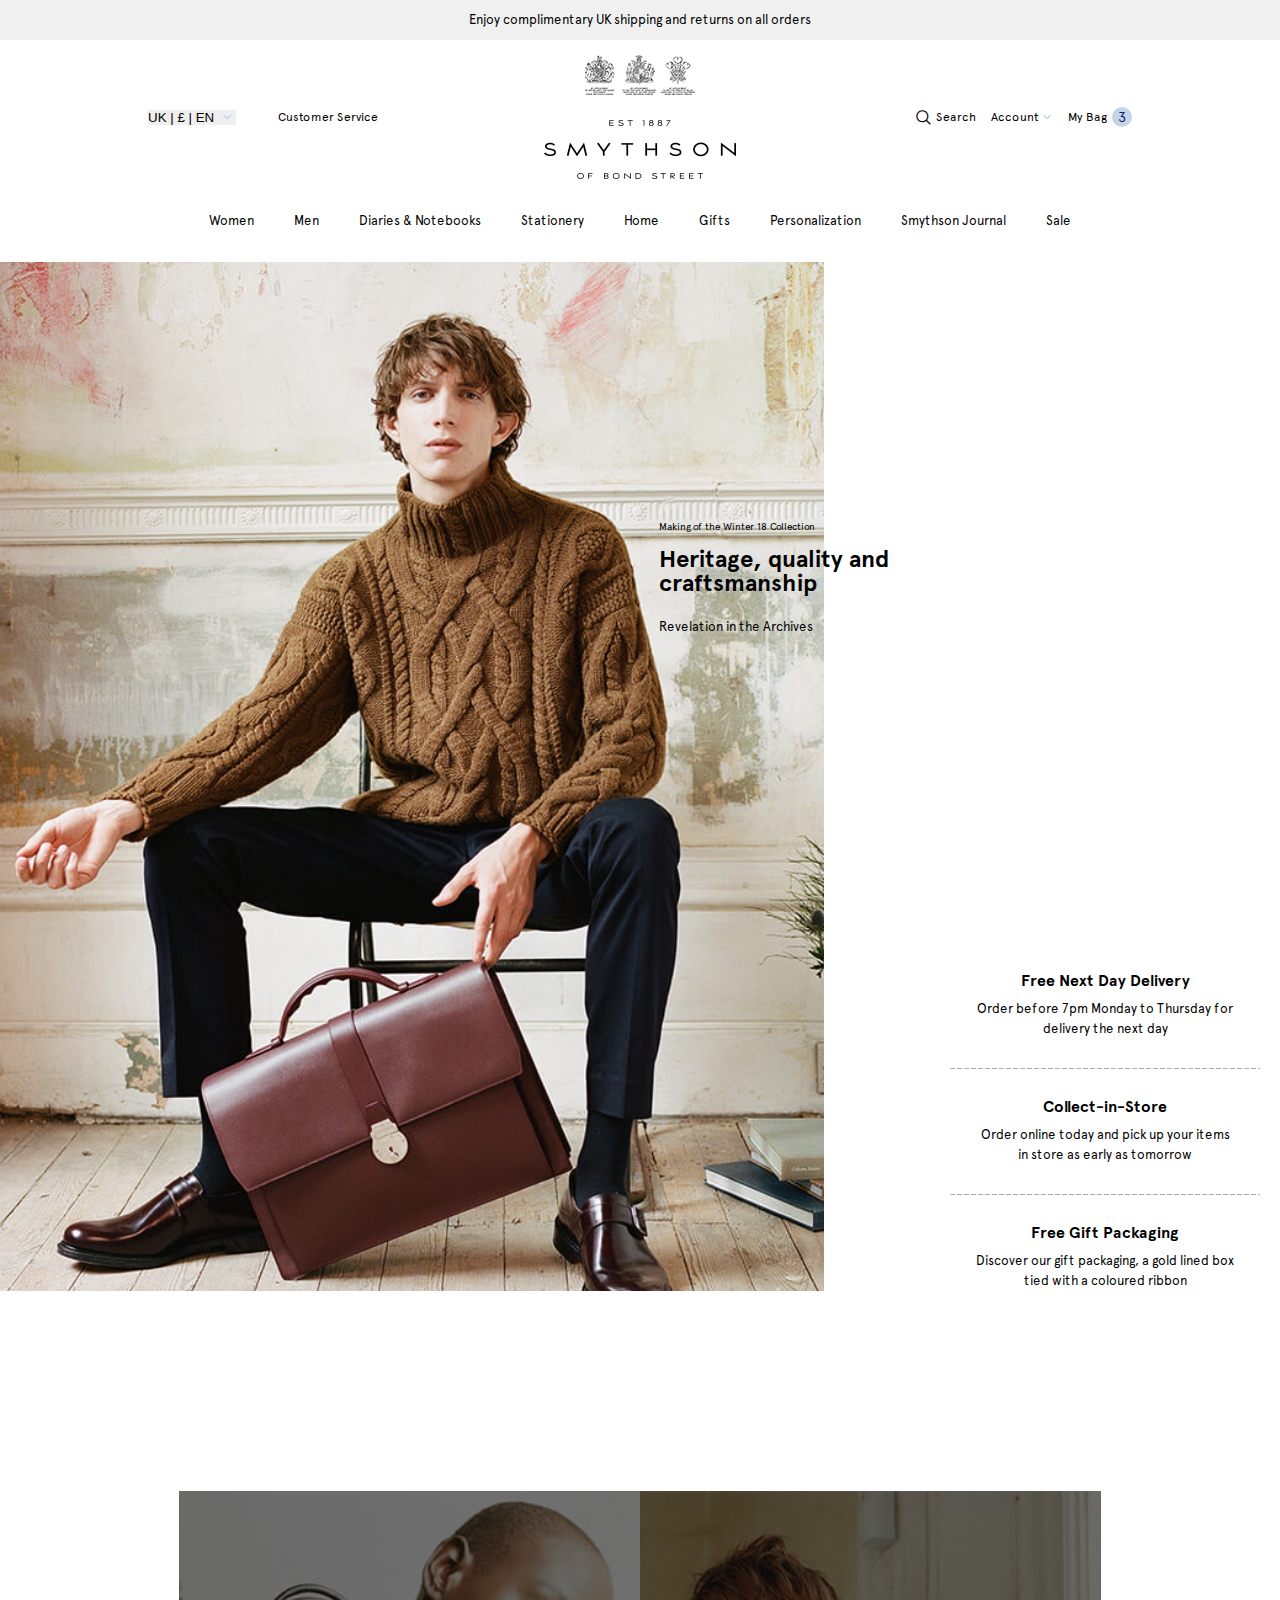
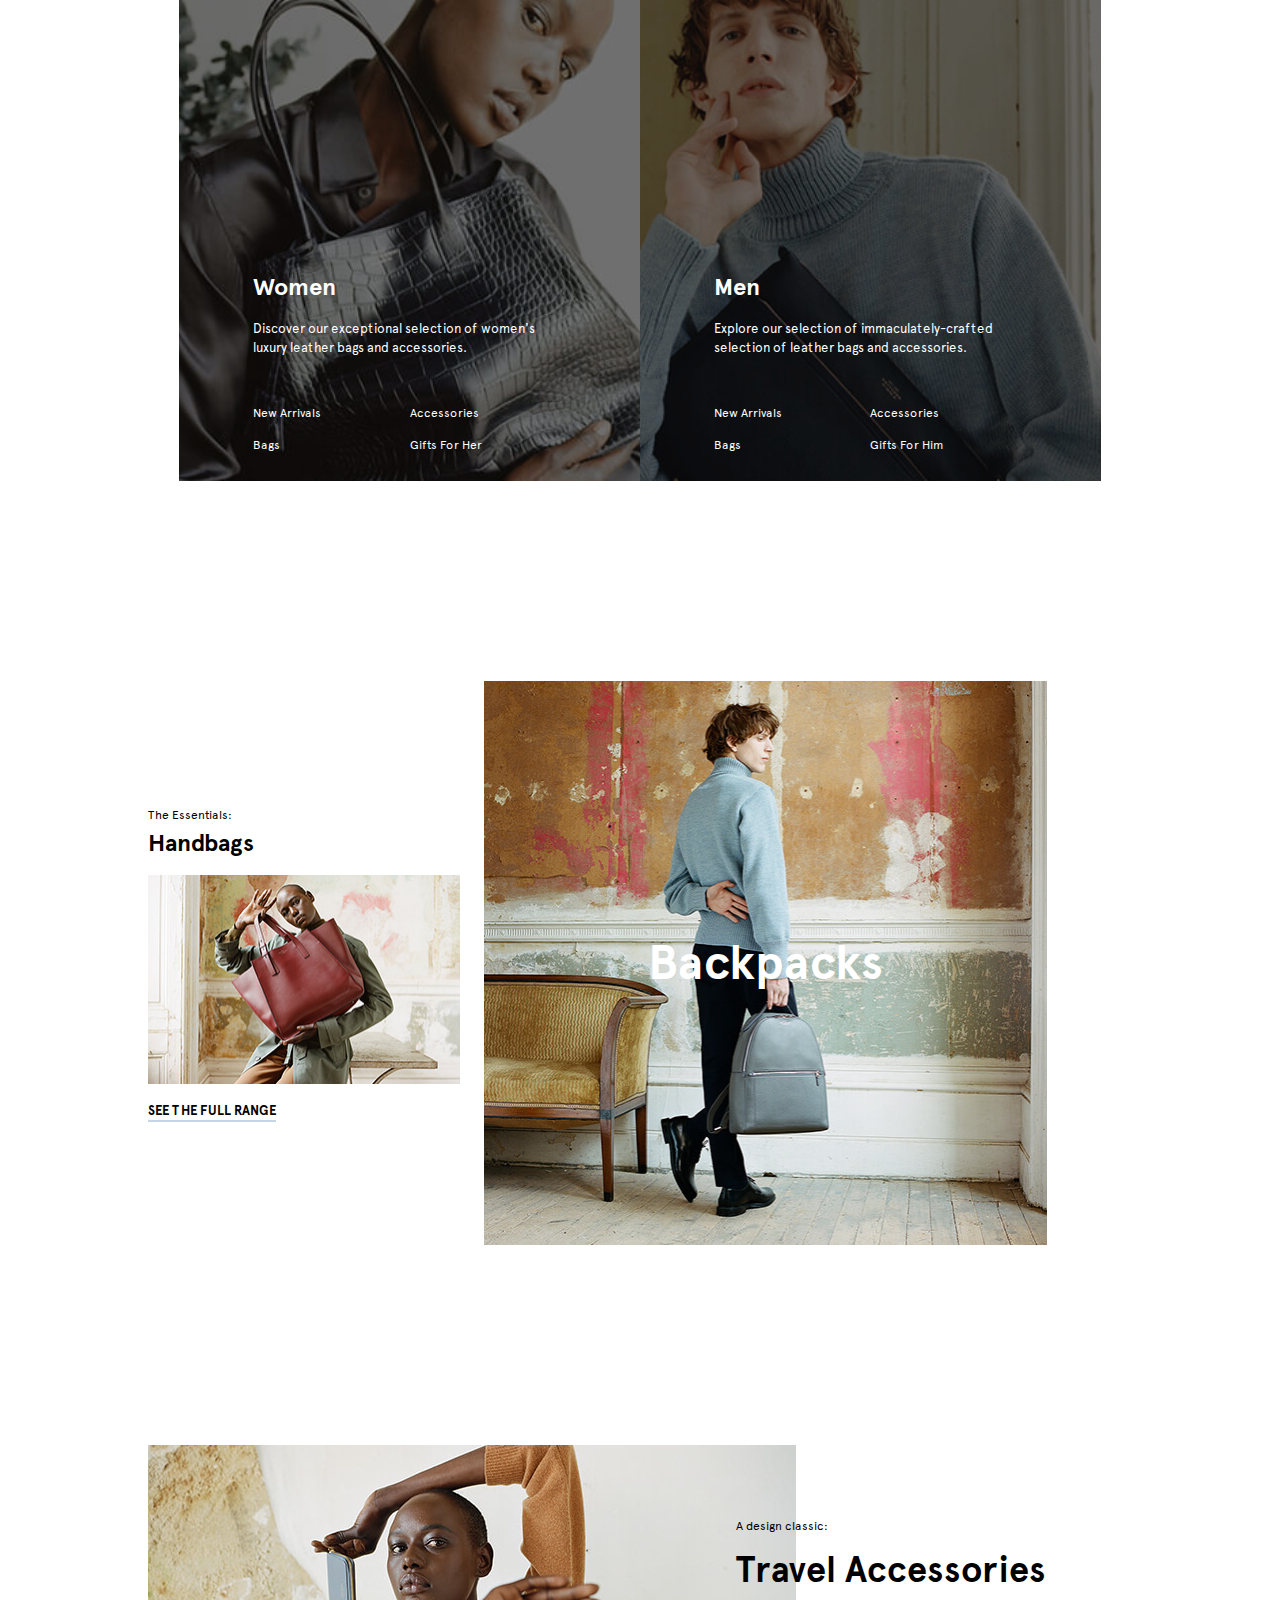
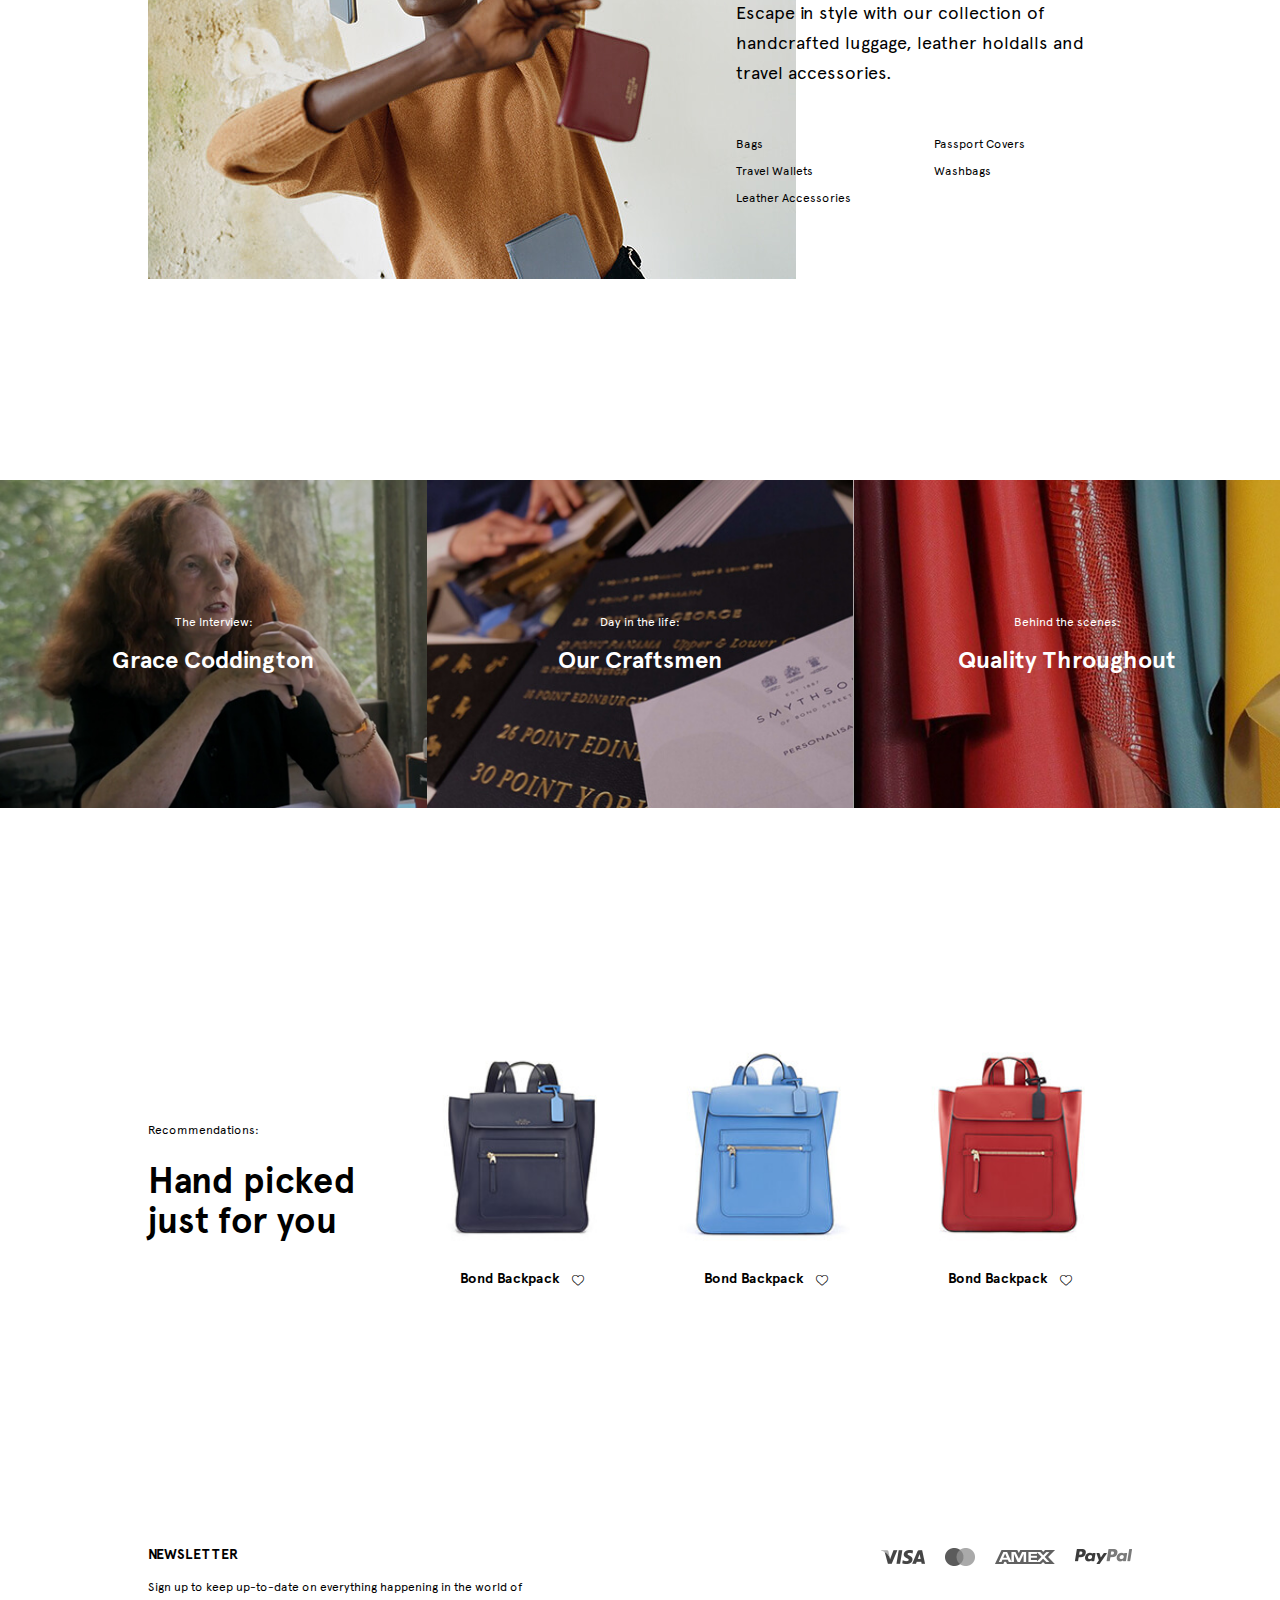
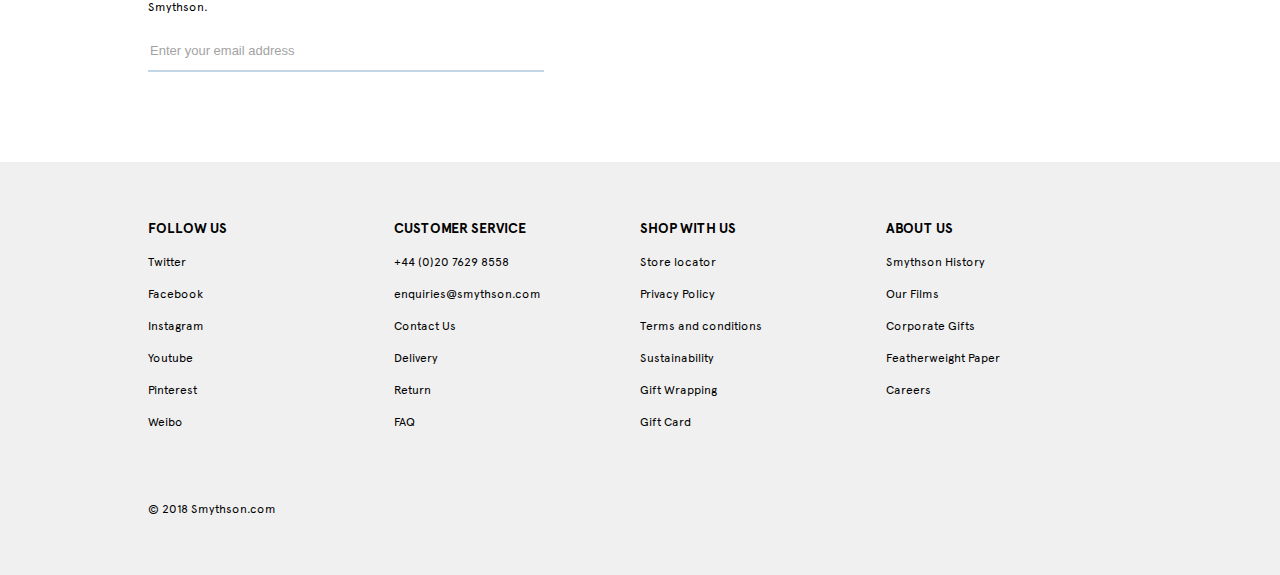
<file: index.html>
<!DOCTYPE html>
<html>

<head>
	<title>Smythson</title>
	<meta charset="utf-8">
	<meta name="viewport" content="width=device-width, initial-scale=1">
	<link rel="stylesheet" href="./css/style.css" />
</head>

<body>
	<div class="main">
		<div class="advertise">
			<p class="advertise-description">
				Enjoy complimentary UK shipping and returns on all orders
			</p>
		</div>
		<div class="header">
			<div class="header-inner">
				<div class="header-main">
					<input class="burger-checkbox" type="checkbox" id="burger-toggle" />
					<div class="burger">
						<label class="burger-toggle" for="burger-toggle"></label>
					</div>
					<div class="header-localization">
						<div class="header-localization-select-wrapper">
							<select class="header-localization-select">
								<option class="header-localization-option" selected>UK | £ | EN</option>
								<option class="header-localization-option">RU | ₽ | RUS</option>
								<option class="header-localization-option">FR | € | FR</option>
							</select>
						</div>
						<a href="#" class="header-localization-service" title="service">
							Customer Service
						</a>
					</div>
					<div class="logo">
						<a class="logo-additional_link" id="royals" href="#" title="link">
							<img class="logo-image" alt="Royalty" src="images/header/royalty.png" />
						</a>
						<a class="logo-link" href="#" title="link">
							<img class="logo-image" alt="Logo" src="images/header/logo.png" />
						</a>
					</div>
					<div class="header-actions">
						<a class="header-search" href="#" title="Search!">
							<span class="header-search-text">Search</span>
						</a>
						<div class="header-account">
							<input class="header-account-input" type="checkbox" id="account">
							<label class="header-account-label" for="account">Account</label>
							<ul class="header-account-list">
								<li class="header-account-item">
									<a href="#" class="header-account-link">Login</a>
								</li>
								<li class="header-account-item">
									<a href="#" class="header-account-link">Wishlist</a>
								</li>
							</ul>
						</div>
						<a class="header-minicart" href="#" title="Minicart!">
							<span class="header-minicart-text">My Bag</span>
							<span class="header-minicart-count">3</span>
						</a>
					</div>
					<div class="header-mobile_menu">
						<div class="header-localization-select-wrapper">
							<select class="header-localization-select">
								<option class="header-localization-option" selected>UK | £ | EN</option>
								<option class="header-localization-option">RU | ₽ | RUS</option>
								<option class="header-localization-option">FR | € | FR</option>
							</select>
						</div>

						<div class="mobile_nav-wrapper">
							<div class="mobile_nav">
								<ul class="mobile_nav-list">
									<li class="mobile_nav-item">
										<input class="mobile_nav-checkbox" type="checkbox" id="mobile_nav-page-women" />
										<label class="mobile_nav-label" for="mobile_nav-page-women">Women</label>
										<div class="mobile_nav-subitem">
											<h4 class="mobile_nav-subitem-title">
												Women
											</h4>
											<ul class="mobile_nav-sublist">
												<li class="mobile_nav-item">
													<input class="mobile_nav-checkbox" type="checkbox" />
													<label class="mobile_nav-label" for="mobile_nav-page">Handbags</label>
												</li>
												<li class="mobile_nav-item">
													<input class="mobile_nav-checkbox" type="checkbox" />
													<label class="mobile_nav-label" for="mobile_nav-page">Purses</label>
												</li>
												<li class="mobile_nav-item">
													<input class="mobile_nav-checkbox" type="checkbox" />
													<label class="mobile_nav-label" for="mobile_nav-page">Travel Accessories</label>
												</li>
												<li class="mobile_nav-item">
													<input class="mobile_nav-checkbox" type="checkbox" />
													<label class="mobile_nav-label" for="mobile_nav-page">Leather Accessories</label>
												</li>
												<li class="mobile_nav-item">
													<a class="mobile_nav-link" href="#" title="New Page">Jewellery Boxes</a>
												</li>
												<li class="mobile_nav-item">
													<a class="mobile_nav-link" href="#" title="New Page">Technology Accessories</a>
												</li>
											</ul>
										</div>
									</li>
									<li class="mobile_nav-item">
										<input class="mobile_nav-checkbox" type="checkbox" id="mobile_nav-page-men" />
										<label class="mobile_nav-label" for="mobile_nav-page-men">Men</label>
										<div class="mobile_nav-subitem">
											<h4 class="mobile_nav-subitem-title">
												Men
											</h4>
											<ul class="mobile_nav-sublist">
												<li class="mobile_nav-item">
													<input class="mobile_nav-checkbox" type="checkbox" />
													<label class="mobile_nav-label" for="mobile_nav-page">Handbags</label>
												</li>
												<li class="mobile_nav-item">
													<input class="mobile_nav-checkbox" type="checkbox" />
													<label class="mobile_nav-label" for="mobile_nav-page">Purses</label>
												</li>
												<li class="mobile_nav-item">
													<input class="mobile_nav-checkbox" type="checkbox" />
													<label class="mobile_nav-label" for="mobile_nav-page">Travel Accessories</label>
												</li>
												<li class="mobile_nav-item">
													<input class="mobile_nav-checkbox" type="checkbox" />
													<label class="mobile_nav-label" for="mobile_nav-page">Leather Accessories</label>
												</li>
												<li class="mobile_nav-item">
													<a class="mobile_nav-link" href="#" title="New Page">Jewellery Boxes</a>
												</li>
												<li class="mobile_nav-item">
													<a class="mobile_nav-link" href="#" title="New Page">Technology Accessories</a>
												</li>
											</ul>
										</div>
									</li>
									<li class="mobile_nav-item">
										<input class="mobile_nav-checkbox" type="checkbox" id="mobile_nav-page-diares" />
										<label class="mobile_nav-label" for="mobile_nav-page-diares">Diaries & Notebooks</label>
										<div class="mobile_nav-subitem">
											<h4 class="mobile_nav-subitem-title">
												<span class="mobile_nav-subitem-title-word">Diaries and Notebooks /</span>
												2019 Diaries and Organisers
											</h4>
											<ul class="mobile_nav-sublist">
												<li class="mobile_nav-item">
													<a class="mobile_nav-link" href="#" title="New Page">Jewellery Boxes</a>
												</li>
												<li class="mobile_nav-item">
													<a class="mobile_nav-link" href="#" title="New Page">Jewellery Boxes</a>
												</li>
												<li class="mobile_nav-item">
													<a class="mobile_nav-link" href="#" title="New Page">Jewellery Boxes</a>
												</li>
												<li class="mobile_nav-item">
													<a class="mobile_nav-link" href="#" title="New Page">Jewellery Boxes</a>
												</li>
												<li class="mobile_nav-item">
													<a class="mobile_nav-link" href="#" title="New Page">Jewellery Boxes</a>
												</li>
												<li class="mobile_nav-item">
													<a class="mobile_nav-link" href="#" title="New Page">Technology Accessories</a>
												</li>
											</ul>
										</div>
									</li>
									<li class="mobile_nav-item">
										<input class="mobile_nav-checkbox" type="checkbox" id="mobile_nav-page-stationery" />
										<label class="mobile_nav-label" for="mobile_nav-page-stationery">Stationery</label>
										<div class="mobile_nav-subitem">
											<h4 class="mobile_nav-subitem-title">
												Stationery
											</h4>
											<ul class="mobile_nav-sublist">
												<li class="mobile_nav-item">
													<input class="mobile_nav-checkbox" type="checkbox" />
													<label class="mobile_nav-label" for="mobile_nav-page">Handbags</label>
												</li>
												<li class="mobile_nav-item">
													<input class="mobile_nav-checkbox" type="checkbox" />
													<label class="mobile_nav-label" for="mobile_nav-page">Purses</label>
												</li>
												<li class="mobile_nav-item">
													<input class="mobile_nav-checkbox" type="checkbox" />
													<label class="mobile_nav-label" for="mobile_nav-page">Travel Accessories</label>
												</li>
												<li class="mobile_nav-item">
													<input class="mobile_nav-checkbox" type="checkbox" />
													<label class="mobile_nav-label" for="mobile_nav-page">Leather Accessories</label>
												</li>
												<li class="mobile_nav-item">
													<a class="mobile_nav-link" href="#" title="New Page">Jewellery Boxes</a>
												</li>
												<li class="mobile_nav-item">
													<a class="mobile_nav-link" href="#" title="New Page">Technology Accessories</a>
												</li>
											</ul>
										</div>
									</li>
									<li class="mobile_nav-item">
										<input class="mobile_nav-checkbox" type="checkbox" id="mobile_nav-page-home" />
										<label class="mobile_nav-label" for="mobile_nav-page-home">Home</label>
										<div class="mobile_nav-subitem">
											<h4 class="mobile_nav-subitem-title">
												Home
											</h4>
											<ul class="mobile_nav-sublist">
												<li class="mobile_nav-item">
													<input class="mobile_nav-checkbox" type="checkbox" />
													<label class="mobile_nav-label" for="mobile_nav-page">Handbags</label>
												</li>
												<li class="mobile_nav-item">
													<input class="mobile_nav-checkbox" type="checkbox" />
													<label class="mobile_nav-label" for="mobile_nav-page">Purses</label>
												</li>
												<li class="mobile_nav-item">
													<input class="mobile_nav-checkbox" type="checkbox" />
													<label class="mobile_nav-label" for="mobile_nav-page">Travel Accessories</label>
												</li>
												<li class="mobile_nav-item">
													<input class="mobile_nav-checkbox" type="checkbox" />
													<label class="mobile_nav-label" for="mobile_nav-page">Leather Accessories</label>
												</li>
												<li class="mobile_nav-item">
													<a class="mobile_nav-link" href="#" title="New Page">Jewellery Boxes</a>
												</li>
												<li class="mobile_nav-item">
													<a class="mobile_nav-link" href="#" title="New Page">Technology Accessories</a>
												</li>
											</ul>
										</div>
									</li>
									<li class="mobile_nav-item">
										<input class="mobile_nav-checkbox" type="checkbox" id="mobile_nav-page-gifts" />
										<label class="mobile_nav-label" for="mobile_nav-page-gifts">gifts</label>
										<div class="mobile_nav-subitem">
											<h4 class="mobile_nav-subitem-title">
												gifts
											</h4>
											<ul class="mobile_nav-sublist">
												<li class="mobile_nav-item">
													<input class="mobile_nav-checkbox" type="checkbox" />
													<label class="mobile_nav-label" for="mobile_nav-page">Handbags</label>
												</li>
												<li class="mobile_nav-item">
													<input class="mobile_nav-checkbox" type="checkbox" />
													<label class="mobile_nav-label" for="mobile_nav-page">Purses</label>
												</li>
												<li class="mobile_nav-item">
													<input class="mobile_nav-checkbox" type="checkbox" />
													<label class="mobile_nav-label" for="mobile_nav-page">Travel Accessories</label>
												</li>
												<li class="mobile_nav-item">
													<input class="mobile_nav-checkbox" type="checkbox" />
													<label class="mobile_nav-label" for="mobile_nav-page">Leather Accessories</label>
												</li>
												<li class="mobile_nav-item">
													<a class="mobile_nav-link" href="#" title="New Page">Jewellery Boxes</a>
												</li>
												<li class="mobile_nav-item">
													<a class="mobile_nav-link" href="#" title="New Page">Technology Accessories</a>
												</li>
											</ul>
										</div>
									</li>
									<li class="mobile_nav-item">
										<input class="mobile_nav-checkbox" type="checkbox" id="mobile_nav-page-personalization" />
										<label class="mobile_nav-label"
											for="mobile_nav-page-personalization">personalization</label>
										<div class="mobile_nav-subitem">
											<h4 class="mobile_nav-subitem-title">
												personalization
											</h4>
											<ul class="mobile_nav-sublist-personalization">
												<li class="mobile_nav-subitem-personal">
													<div class="mobile_nav-image-wrapper">
														<img class="mobile_nav-image"
															src="images/header/personalisation/personalisation1.jpg"
															alt="personalization" />
													</div>
													<div class="mobile_nav-info">
														<h5 class="mobile_nav-subtitle">
															Gold Stamping
														</h5>
														<a class="mobile_nav-sublink" href="#" title="more">
															Discover more
														</a>
													</div>
												</li>
												<li class="mobile_nav-subitem-personal">
													<div class="mobile_nav-image-wrapper">
														<img class="mobile_nav-image"
															src="images/header/personalisation/personalisation2.jpg"
															alt="personalization" />
													</div>
													<div class="mobile_nav-info">
														<h5 class="mobile_nav-subtitle">
															Online Personalised Stationery
														</h5>
														<a class="mobile_nav-sublink" href="#" title="more">
															Discover more
														</a>
													</div>
												</li>
												<li class="mobile_nav-subitem-personal">
													<div class="mobile_nav-image-wrapper">
														<img class="mobile_nav-image"
															src="images/header/personalisation/personalisation3.jpg"
															alt="personalization" />
													</div>
													<div class="mobile_nav-info">
														<h5 class="mobile_nav-subtitle">
															Bespoke Stationery
														</h5>
														<a class="mobile_nav-sublink" href="#" title="more">
															Discover more
														</a>
													</div>
												</li>
											</ul>
										</div>
									</li>
									<li class="mobile_nav-item">
										<input class="mobile_nav-checkbox" type="checkbox" id="mobile_nav-page-smython" />
										<label class="mobile_nav-label" for="mobile_nav-page-smython">smython journal</label>
										<div class="mobile_nav-subitem">
											<h4 class="mobile_nav-subitem-title">
												smython journal
											</h4>
											<ul class="mobile_nav-sublist">
												<li class="mobile_nav-item">
													<input class="mobile_nav-checkbox" type="checkbox" />
													<label class="mobile_nav-label" for="mobile_nav-page">Handbags</label>
												</li>
												<li class="mobile_nav-item">
													<input class="mobile_nav-checkbox" type="checkbox" />
													<label class="mobile_nav-label" for="mobile_nav-page">Purses</label>
												</li>
												<li class="mobile_nav-item">
													<input class="mobile_nav-checkbox" type="checkbox" />
													<label class="mobile_nav-label" for="mobile_nav-page">Travel Accessories</label>
												</li>
												<li class="mobile_nav-item">
													<input class="mobile_nav-checkbox" type="checkbox" />
													<label class="mobile_nav-label" for="mobile_nav-page">Leather Accessories</label>
												</li>
												<li class="mobile_nav-item">
													<a class="mobile_nav-link" href="#" title="New Page">Jewellery Boxes</a>
												</li>
												<li class="mobile_nav-item">
													<a class="mobile_nav-link" href="#" title="New Page">Technology Accessories</a>
												</li>
											</ul>
										</div>
									</li>
									<li class="mobile_nav-item">
										<input class="mobile_nav-checkbox" type="checkbox" id="mobile_nav-page-sale" />
										<label class="mobile_nav-label" for="mobile_nav-page-sale">sale</label>
										<div class="mobile_nav-subitem">
											<h4 class="mobile_nav-subitem-title">
												sale
											</h4>
											<ul class="mobile_nav-sublist">
												<li class="mobile_nav-item">
													<input class="mobile_nav-checkbox" type="checkbox" />
													<label class="mobile_nav-label" for="mobile_nav-page">Handbags</label>
												</li>
												<li class="mobile_nav-item">
													<input class="mobile_nav-checkbox" type="checkbox" />
													<label class="mobile_nav-label" for="mobile_nav-page">Purses</label>
												</li>
												<li class="mobile_nav-item">
													<input class="mobile_nav-checkbox" type="checkbox" />
													<label class="mobile_nav-label" for="mobile_nav-page">Travel Accessories</label>
												</li>
												<li class="mobile_nav-item">
													<input class="mobile_nav-checkbox" type="checkbox" />
													<label class="mobile_nav-label" for="mobile_nav-page">Leather Accessories</label>
												</li>
												<li class="mobile_nav-item">
													<a class="mobile_nav-link" href="#" title="New Page">Jewellery Boxes</a>
												</li>
												<li class="mobile_nav-item">
													<a class="mobile_nav-link" href="#" title="New Page">Technology Accessories</a>
												</li>
											</ul>
										</div>
									</li>
								</ul>
							</div>
							<div class="header-mobile_account">
								<a class="header-mobile_account-link" href="#" title="header link">
									Login
								</a>
								<a class="header-mobile_account-link" href="#" title="header">
									Wishlist
								</a>
							</div>
							<div class="header-service">
								<a class="header-service-link">
									Customer Service
								</a>
							</div>
						</div>
					</div>
				</div>
				<div class="nav">
					<ul class="nav-container_list">
						<li class="nav-container_item">
							<a class="nav-container_link" href="#" title="navigation link">
								Women
							</a>
							<div class="nav-list-wrapper">
								<ul class="nav-list">
									<li class="nav-item">
										<h5 class="nav-item-title">new in</h5>
										<ul class="nav-item-sublist">
											<li class="nav-item-subitem">
												<a class="nav-item-sublink" href="#" title="sublink">
													Memos and Jotters
												</a>
											</li>
											<li class="nav-item-subitem">
												<a class="nav-item-sublink" href="#" title="sublink">
													Keyrings and Charms
												</a>
											</li>
											<li class="nav-item-subitem">
												<a class="nav-item-sublink" href="#" title="sublink">
													Jewellery Cases and Rolls
												</a>
											</li>
											<li class="nav-item-subitem">
												<a class="nav-item-sublink" href="#" title="sublink">
													Passport Covers
												</a>
											</li>
											<li class="nav-item-subitem">
												<a class="nav-item-sublink" href="#" title="sublink">
													Laptop Cases
												</a>
											</li>
											<li class="nav-item-subitem">
												<a class="nav-item-sublink" href="#" title="sublink">
													Shoulder Bags
												</a>
											</li>
											<li class="nav-item-subitem">
												<a class="nav-item-sublink" href="#" title="sublink">
													Totes
												</a>
											</li>
											<li class="nav-item-subitem">
												<a class="nav-item-sublink" href="#" title="sublink">
													Travel Wallets
												</a>
											</li>
											<li class="nav-item-subitem">
												<a class="nav-item-sublink" href="#" title="sublink">
													Washbags</a>
											</li>
										</ul>
									</li>
									<li class="nav-item">
										<h5 class="nav-item-title">bags</h5>
										<ul class="nav-item-sublist">
											<li class="nav-item-subitem">
												<a class="nav-item-sublink nav-item-all_link" href="#" title="sublink">
													All Bags
												</a>
											</li>
											<li class="nav-item-subitem">
												<a class="nav-item-sublink" href="#" title="sublink">
													Crossbodies
												</a>
											</li>
											<li class="nav-item-subitem">
												<a class="nav-item-sublink" href="#" title="sublink">
													Totes
												</a>
											</li>
											<li class="nav-item-subitem">
												<a class="nav-item-sublink" href="#" title="sublink">
													Shoulders
												</a>
											</li>
											<li class="nav-item-subitem">
												<a class="nav-item-sublink" href="#" title="sublink">
													Backpacks
												</a>
											</li>
											<li class="nav-item-subitem">
												<a class="nav-item-sublink" href="#" title="sublink">
													Clucthes & Pouches
												</a>
											</li>
											<li class="nav-item-subitem">
												<a class="nav-item-sublink" href="#" title="sublink">
													Mini bags
												</a>
											</li>
										</ul>
									</li>
									<li class="nav-item">
										<h5 class="nav-item-title">accessories</h5>
										<ul class="nav-item-sublist">
											<li class="nav-item-subitem">
												<a class="nav-item-sublink nav-item-all_link" href="#" title="sublink">
													All Accessories
												</a>
											</li>
											<li class="nav-item-subitem">
												<a class="nav-item-sublink" href="#" title="sublink">
													Purses and card holders
												</a>
											</li>
											<li class="nav-item-subitem">
												<a class="nav-item-sublink" href="#" title="sublink">
													Travel wallets
												</a>
											</li>
											<li class="nav-item-subitem">
												<a class="nav-item-sublink" href="#" title="sublink">
													Travel accessories
												</a>
											</li>
											<li class="nav-item-subitem">
												<a class="nav-item-sublink" href="#" title="sublink">
													Writing (writing folder, pencil cases)
												</a>
											</li>
											<li class="nav-item-subitem">
												<a class="nav-item-sublink" href="#" title="sublink">
													Technology accessories
												</a>
											</li>
											<li class="nav-item-subitem">
												<a class="nav-item-sublink" href="#" title="sublink">
													Keyring & Charms & Personnalisation tags
												</a>
											</li>
											<li class="nav-item-subitem">
												<a class="nav-item-sublink" href="#" title="sublink">
													Jewellery Boxes and rolls
												</a>
											</li>
											<li class="nav-item-subitem">
												<a class="nav-item-sublink" href="#" title="sublink">
													Travel pouch and cosmetique bag
												</a>
											</li>
										</ul>
									</li>
									<li class="nav-item">
										<h5 class="nav-item-title">gifts for her</h5>
										<ul class="nav-item-sublist">
											<li class="nav-item-subitem">
												<a class="nav-item-sublink" href="#" title="sublink">
													Mother's day
												</a>
											</li>
											<li class="nav-item-subitem">
												<a class="nav-item-sublink" href="#" title="sublink">
													Valentine's day
												</a>
											</li>
											<li class="nav-item-subitem">
												<a class="nav-item-sublink" href="#" title="sublink">
													Wedding
												</a>
											</li>
											<li class="nav-item-subitem">
												<a class="nav-item-sublink" href="#" title="sublink">
													New Baby
												</a>
											</li>
											<li class="nav-item-subitem">
												<a class="nav-item-sublink" href="#" title="sublink">
													New Home
												</a>
											</li>
											<li class="nav-item-subitem">
												<a class="nav-item-sublink" href="#" title="sublink">
													Graduation
												</a>
											</li>
										</ul>
									</li>
									<li class="nav-item nav-item-banner">
										<div class="nav-item-image-wrapper">
											<img class="nav-item-image" alt="image" src="images/content/handbag1.jpg" />
										</div>
										<a class="nav-item-info" href="#" title="women link">
											<h4 class="nav-item-info-title">New For Her</h4>
											<p class="nav-item-info-description">
												Shop Women's Bags
											</p>
										</a>
									</li>
								</ul>
							</div>
						</li>
						<li class="nav-container_item">
							<a class="nav-container_link" href="#" title="navigation link">
								Men
							</a>
						</li>
						<li class="nav-container_item">
							<a class="nav-container_link" href="#" title="navigation link">
								Diaries & Notebooks
							</a>
						</li>
						<li class="nav-container_item">
							<a class="nav-container_link" href="#" title="navigation link">
								Stationery
							</a>
						</li>
						<li class="nav-container_item">
							<a class="nav-container_link" href="#" title="navigation link">
								Home
							</a>
						</li>
						<li class="nav-container_item">
							<a class="nav-container_link" href="#" title="navigation link">
								Gifts
							</a>
						</li>
						<li class="nav-container_item">
							<a class="nav-container_link" href="#" title="navigation link">
								Personalization
							</a>
							<div class="nav-list-wrapper">
								<ul class="nav-list nav-gallery-list">
									<li class="nav-gallery">
										<div class="nav-gallery-image-wrapper">
											<img class="nav-gallery-image" src="images/header/personalisation/personalisation1.jpg"
												alt="personalization" />
										</div>
										<div class="nav-gallery-info">
											<h5 class="nav-gallery-title">
												Gold Stamping
											</h5>
											<a class="nav-gallery-link" href="#" title="more">
												Discover more
											</a>
										</div>
									</li>
									<li class="nav-gallery">
										<div class="nav-gallery-image-wrapper">
											<img class="nav-gallery-image" src="images/header/personalisation/personalisation2.jpg"
												alt="personalization" />
										</div>
										<div class="nav-gallery-info">
											<h5 class="nav-gallery-title">
												Online Personalised Stationery
											</h5>
											<a class="nav-gallery-link" href="#" title="more">
												Discover more
											</a>
										</div>
									</li>
									<li class="nav-gallery">
										<div class="nav-gallery-image-wrapper">
											<img class="nav-gallery-image" src="images/header/personalisation/personalisation3.jpg"
												alt="personalization" />
										</div>
										<div class="nav-gallery-info">
											<h5 class="nav-gallery-title">
												Bespoke Stationery
											</h5>
											<a class="nav-gallery-link" href="#" title="more">
												Discover more
											</a>
										</div>
									</li>
								</ul>
							</div>
						</li>
						<li class="nav-container_item">
							<a class="nav-container_link" href="#" title="navigation link">
								Smythson Journal
							</a>
							<div class="nav-list-wrapper">
								<ul class="nav-list nav-gallery-list">
									<li class="nav-gallery">
										<div class="nav-gallery-image-wrapper">
											<img class="nav-gallery-image" src="images/header/journal/journal1.jpg"
												alt="personalization" />
										</div>
										<div class="nav-gallery-info">
											<h5 class="nav-gallery-title">
												Interviews
											</h5>
											<a class="nav-gallery-link" href="#" title="more">
												Read Interviews
											</a>
										</div>
									</li>
									<li class="nav-gallery">
										<div class="nav-gallery-image-wrapper">
											<img class="nav-gallery-image" src="images/header/journal/journal2.jpg"
												alt="personalization" />
										</div>
										<div class="nav-gallery-info">
											<h5 class="nav-gallery-title">
												Recommendations
											</h5>
											<a class="nav-gallery-link" href="#" title="more">
												Discover more
											</a>
										</div>
									</li>
									<li class="nav-gallery">
										<div class="nav-gallery-image-wrapper">
											<img class="nav-gallery-image" src="images/header/journal/journal3.jpg"
												alt="personalization" />
										</div>
										<div class="nav-gallery-info">
											<h5 class="nav-gallery-title">
												Icons
											</h5>
											<a class="nav-gallery-link" href="#" title="more">
												Get familiar
											</a>
										</div>
									</li>
								</ul>
							</div>
						</li>
						<li class="nav-container_item">
							<a class="nav-container_link" href="#" title="navigation link">
								Sale
							</a>
						</li>
					</ul>
				</div>
			</div>
		</div>
		<div class="content">
			<div class="banner">
				<div class="banner-inner">
					<div class="banner-image-wrapper">
						<img class="banner-image" src="images/content/heritage1.jpg" alt="banner">
						<!-- <picture>
							<source class="banner-image" srcset="images/content/heritage_320.jpg" media="(max-width: 767px)">
							<img class="banner-image" src="images/content/heritage1.jpg" alt="MDN">
						</picture> -->
					</div>
					<div class="banner-content">
						<div class="banner-description">
							<span class="banner-title-refinement">
								Making of the Winter 18 Collection
							</span>
							<h3 class="banner-title">
								Heritage, quality and craftsmanship
							</h3>
							<p class="banner-title-description">
								Revelation in the Archives
							</p>
						</div>
						<div class="banner-details">
							<ul class="banner-list">
								<li class="banner-item">
									<h4 class="banner-item-title">
										Free Next Day Delivery
									</h4>
									<p class="banner-text">
										Order before 7pm Monday to Thursday for delivery the next day
									</p>
								</li>
								<li class="banner-item">
									<h4 class="banner-item-title">
										Collect-in-Store
									</h4>
									<p class="banner-text">
										Order online today and pick up your items in store as early as tomorrow
									</p>
								</li>
								<li class="banner-item">
									<h4 class="banner-item-title">
										Free Gift Packaging
									</h4>
									<p class="banner-text">
										Discover our gift packaging, a gold lined box tied with a coloured ribbon
									</p>
								</li>
							</ul>
						</div>
					</div>
				</div>
			</div>
			<div class="gender">
				<div class="gender-inner">
					<div class="gender-women gender-block">
						<div class="gender-image-wrapper">
							<img class="gender-image" src="images/content/women1.jpg" alt="women">
						</div>
						<div class="gender-women-content gender-content">
							<h3 class="gender-title">Women</h3>
							<p class="gender-description main_text">
								Discover our exceptional selection of women's luxury leather bags and accessories.
							</p>
							<ul class="gender-list">
								<li class="gender-item">
									<a class="gender-link" href="#" title="gender-link">
										New Arrivals
									</a>
								</li>
								<li class="gender-item">
									<a class="gender-link" href="#" title="gender-link">
										Accessories
									</a>
								</li>
								<li class="gender-item">
									<a class="gender-link" href="#" title="gender-link">
										Bags
									</a>
								</li>
								<li class="gender-item">
									<a class="gender-link" href="#" title="gender-link">
										Gifts For Her
									</a>
								</li>
							</ul>
						</div>
					</div>
					<div class="gender-men gender-block">
						<div class="gender-image-wrapper">
							<img class="gender-image" src="images/content/men1.jpg" alt="men">
						</div>
						<div class="gender-men-content gender-content">
							<h3 class="gender-title">Men</h3>
							<p class="gender-description main_text">
								Explore our selection of immaculately-crafted selection of leather bags and accessories.
							</p>
							<ul class="gender-list">
								<li class="gender-item">
									<a class="gender-link" href="#" title="gender-link">
										New Arrivals
									</a>
								</li>
								<li class="gender-item">
									<a class="gender-link" href="#" title="gender-link">
										Accessories
									</a>
								</li>
								<li class="gender-item">
									<a class="gender-link" href="#" title="gender-link">
										Bags
									</a>
								</li>
								<li class="gender-item">
									<a class="gender-link" href="#" title="gender-link">
										Gifts For Him
									</a>
								</li>
							</ul>
						</div>
					</div>
				</div>
			</div>
			<div class="bag">
				<div class="handbag">
					<p class="handbag-text">The Essentials:</p>
					<h4 class="handbag-title">Handbags</h4>
					<div class="handbag-image-wrapper">
						<img src="images/content/handbag1.jpg" alt="" class="handbag-image">
					</div>
					<a href="#" class="handbag-link">see the full range</a>
				</div>
				<div class="backpack">
					<div class="backpack-image-wrapper">
						<img src="images/content/backpack1.jpg" alt="" class="backpack-image">
						<span class="backpack-title">Backpacks</span>
					</div>
				</div>
			</div>
			<div class="travel">
				<div class="travel-image-wrapper">
					<img src="images/content/travel1.jpg" alt="" class="travel-image">
				</div>
				<div class="travel-content">
					<p class="travel-text">A design classic:</p>
					<h4 class="travel-title">Travel Accessories</h4>
					<p class="travel-description">
						Escape in style with our collection of handcrafted luggage, leather holdalls and travel
						accessories.
					</p>
					<ul class="travel-links_list">
						<li class="travel-links_item">
							<a href="#" class="travel-link">Bags</a>
						</li>
						<li class="travel-links_item">
							<a href="#" class="travel-link">Passport Covers</a>
						</li>
						<li class="travel-links_item">
							<a href="#" class="travel-link">Travel Wallets</a>
						</li>
						<li class="travel-links_item">
							<a href="#" class="travel-link">Washbags</a>
						</li>
						<li class="travel-links_item">
							<a href="#" class="travel-link">Leather Accessories</a>
						</li>
					</ul>
				</div>
			</div>
			<div class="slot">
				<ul class="slot-list">
					<li class="slot-item">
						<img class="slot-item-image" src="images/content-slot/content1.jpg" alt="">
						<a href="#" class="slot-item-link">
							<p class="slot-item-text">The Interview:</p>
							<p class="slot-item-title">Grace Coddington</p>
						</a>
					</li>
					<li class="slot-item">
						<img class="slot-item-image" src="images/content-slot/content2.jpg" alt="">
						<a href="#" class="slot-item-link">
							<p class="slot-item-text">Day in the life:</p>
							<p class="slot-item-title">Our Craftsmen</p>
						</a>
					</li>
					<li class="slot-item">
						<img class="slot-item-image" src="images/content-slot/content3.jpg" alt="">
						<a href="#" class="slot-item-link">
							<p class="slot-item-text">Behind the scenes:</p>
							<p class="slot-item-title">Quality Throughout</p>
						</a>
					</li>
				</ul>
			</div>
			<div class="recommendations">
				<div class="recommendations-text-wrapper">
					<p class="recommendations-text">Recommendations:</p>
					<h4 class="recommendations-title">Hand picked just for you</h4>
				</div>
				<ul class="recommendations-list">
					<li class="recommendations-item">
						<div class="recommendations-image-wrapper">
							<img src="images/products/product1.jpg" alt="" class="recommendations-image">
						</div>
						<a href="#" class="recommendations-link">Bond Backpack</a>
						<span class="recommendations-wishlist"></span>
					</li>
					<li class="recommendations-item">
						<div class="recommendations-image-wrapper">
							<img src="images/products/product2.jpg" alt="" class="recommendations-image">
						</div>
						<a href="#" class="recommendations-link">Bond Backpack</a>
						<span class="recommendations-wishlist"></span>
					</li>
					<li class="recommendations-item">
						<div class="recommendations-image-wrapper">
							<img src="images/products/product3.jpg" alt="" class="recommendations-image">
						</div>
						<a href="#" class="recommendations-link">Bond Backpack</a>
						<span class="recommendations-wishlist"></span>
					</li>
					<li class="recommendations-item item-extra">
						<div class="recommendations-image-wrapper">
							<img src="images/products/product1.jpg" alt="" class="recommendations-image">
						</div>
						<a href="#" class="recommendations-link">Bond Backpack</a>
						<span class="recommendations-wishlist"></span>
					</li>
				</ul>
			</div>
		</div>
		<div class="footer">
			<div class="footer-inner">
				<div class="footer-signup">
					<h4 class="footer-signup-title">newsletter</h4>
					<p class="footer-signup-description">
						Sign up to keep up-to-date on everything happening in the world of Smythson.
					</p>
					<form action="" method="" class="footer-signup-form">
						<input class="footer-signup-input" type="text" placeholder="Enter your email address">
						<button class="footer-signup-submit">sign up</button>
						<p class="footer-signup-invalid_message">
							Please enter a valid email address
						</p>
						<input class="footer-signup-input-check" type="checkbox" name="" id="agree" />
						<label class="footer-signup-label-check" for="agree">
							By signing up, you agree to our <a href="#" class="footer-signup-link">Privacy and Cookie
								Policies</a>.
						</label>
						<p class="footer-signup-valid_message">
							Thank you for subscribing!
						</p>
					</form>
				</div>
				<div class="footer-payment">
					<ul class="footer-payment-list">
						<li class="footer-payment-item">
							<img src="images/payment/payment1.png" alt="" class="footer-payment-image">
						</li>
						<li class="footer-payment-item">
							<img src="images/payment/payment2.png" alt="" class="footer-payment-image">
						</li>
						<li class="footer-payment-item">
							<img src="images/payment/payment3.png" alt="" class="footer-payment-image">
						</li>
						<li class="footer-payment-item">
							<img src="images/payment/payment4.png" alt="" class="footer-payment-image">
						</li>
					</ul>
				</div>
				<div class="footer-nav">
					<ul class="footer-nav-list">
						<li class="footer-nav-item">
							<input class="footer-nav-input" type="checkbox" id="follow">
							<label class="footer-nav-label" for="follow">follow us</label>
							<ul class="footer-nav-sublist">
								<li class="footer-nav-subitem">
									<a class="footer-nav-sublink" href="#">Twitter</a>
								</li>
								<li class="footer-nav-subitem">
									<a class="footer-nav-sublink" href="#">Facebook</a>
								</li>
								<li class="footer-nav-subitem">
									<a class="footer-nav-sublink" href="#">Instagram</a>
								</li>
								<li class="footer-nav-subitem">
									<a class="footer-nav-sublink" href="#">Youtube</a>
								</li>
								<li class="footer-nav-subitem">
									<a class="footer-nav-sublink" href="#">Pinterest</a>
								</li>
								<li class="footer-nav-subitem">
									<a class="footer-nav-sublink" href="#">Weibo</a>
								</li>
							</ul>
						</li>
						<li class="footer-nav-item">
							<input class="footer-nav-input" type="checkbox" id="service">
							<label class="footer-nav-label" for="service">customer service</label>
							<ul class="footer-nav-sublist">
								<li class="footer-nav-subitem">
									<a class="footer-nav-sublink" href="tel:+44 (0)20 7629 8558">+44 (0)20 7629 8558</a>
								</li>
								<li class="footer-nav-subitem">
									<a class="footer-nav-sublink" href="mailto:enquiries@smythson.com">enquiries@smythson.com</a>
								</li>
								<li class="footer-nav-subitem">
									<a class="footer-nav-sublink" href="#">Contact Us</a>
								</li>
								<li class="footer-nav-subitem">
									<a class="footer-nav-sublink" href="#">Delivery</a>
								</li>
								<li class="footer-nav-subitem">
									<a class="footer-nav-sublink" href="#">Return</a>
								</li>
								<li class="footer-nav-subitem">
									<a class="footer-nav-sublink" href="#">FAQ</a>
								</li>
							</ul>
						</li>
						<li class="footer-nav-item">
							<input class="footer-nav-input" type="checkbox" id="shop">
							<label class="footer-nav-label" for="shop">shop with us</label>
							<ul class="footer-nav-sublist">
								<li class="footer-nav-subitem">
									<a class="footer-nav-sublink" href="#">Store locator</a>
								</li>
								<li class="footer-nav-subitem">
									<a class="footer-nav-sublink" href="#">Privacy Policy</a>
								</li>
								<li class="footer-nav-subitem">
									<a class="footer-nav-sublink" href="#">Terms and conditions</a>
								</li>
								<li class="footer-nav-subitem">
									<a class="footer-nav-sublink" href="#">Sustainability</a>
								</li>
								<li class="footer-nav-subitem">
									<a class="footer-nav-sublink" href="#">Gift Wrapping</a>
								</li>
								<li class="footer-nav-subitem">
									<a class="footer-nav-sublink" href="#">Gift Card</a>
								</li>
							</ul>
						</li>
						<li class="footer-nav-item">
							<input class="footer-nav-input" type="checkbox" id="about">
							<label class="footer-nav-label" for="about">about us</label>
							<ul class="footer-nav-sublist">
								<li class="footer-nav-subitem">
									<a class="footer-nav-sublink" href="#">Smythson History</a>
								</li>
								<li class="footer-nav-subitem">
									<a class="footer-nav-sublink" href="#">Our Films</a>
								</li>
								<li class="footer-nav-subitem">
									<a class="footer-nav-sublink" href="#">Corporate Gifts</a>
								</li>
								<li class="footer-nav-subitem">
									<a class="footer-nav-sublink" href="#">Featherweight Paper</a>
								</li>
								<li class="footer-nav-subitem">
									<a class="footer-nav-sublink" href="#">Careers</a>
								</li>
							</ul>
						</li>
					</ul>
				</div>
				<div class="footer-copyright">
					<div class="footer-copyright-inner">
						<p class="footer-copyright-content">
							© 2018 Smythson.com
						</p>
					</div>
				</div>
			</div>
		</div>
	</div>
	<script src="js/jquery.min.js"></script>
	<script src="js/index.js"></script>
</body>

</html>
</file>
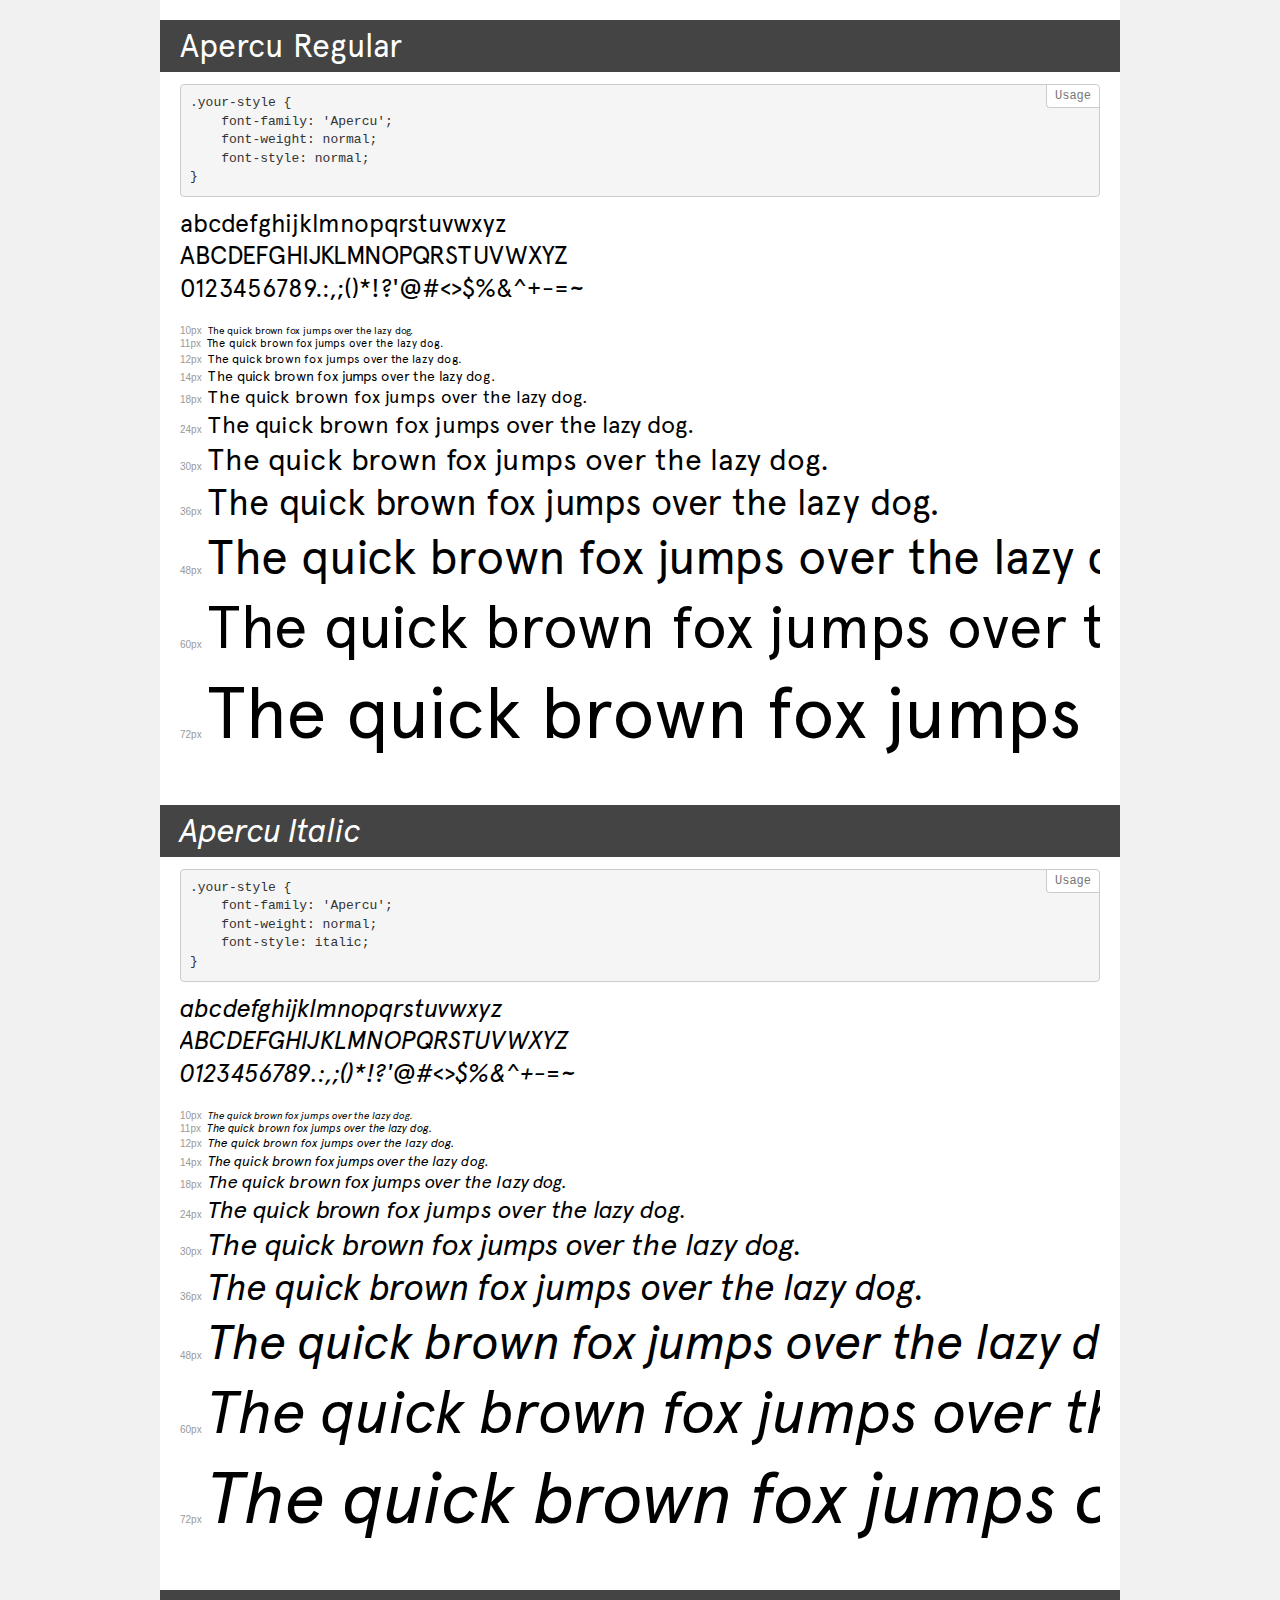
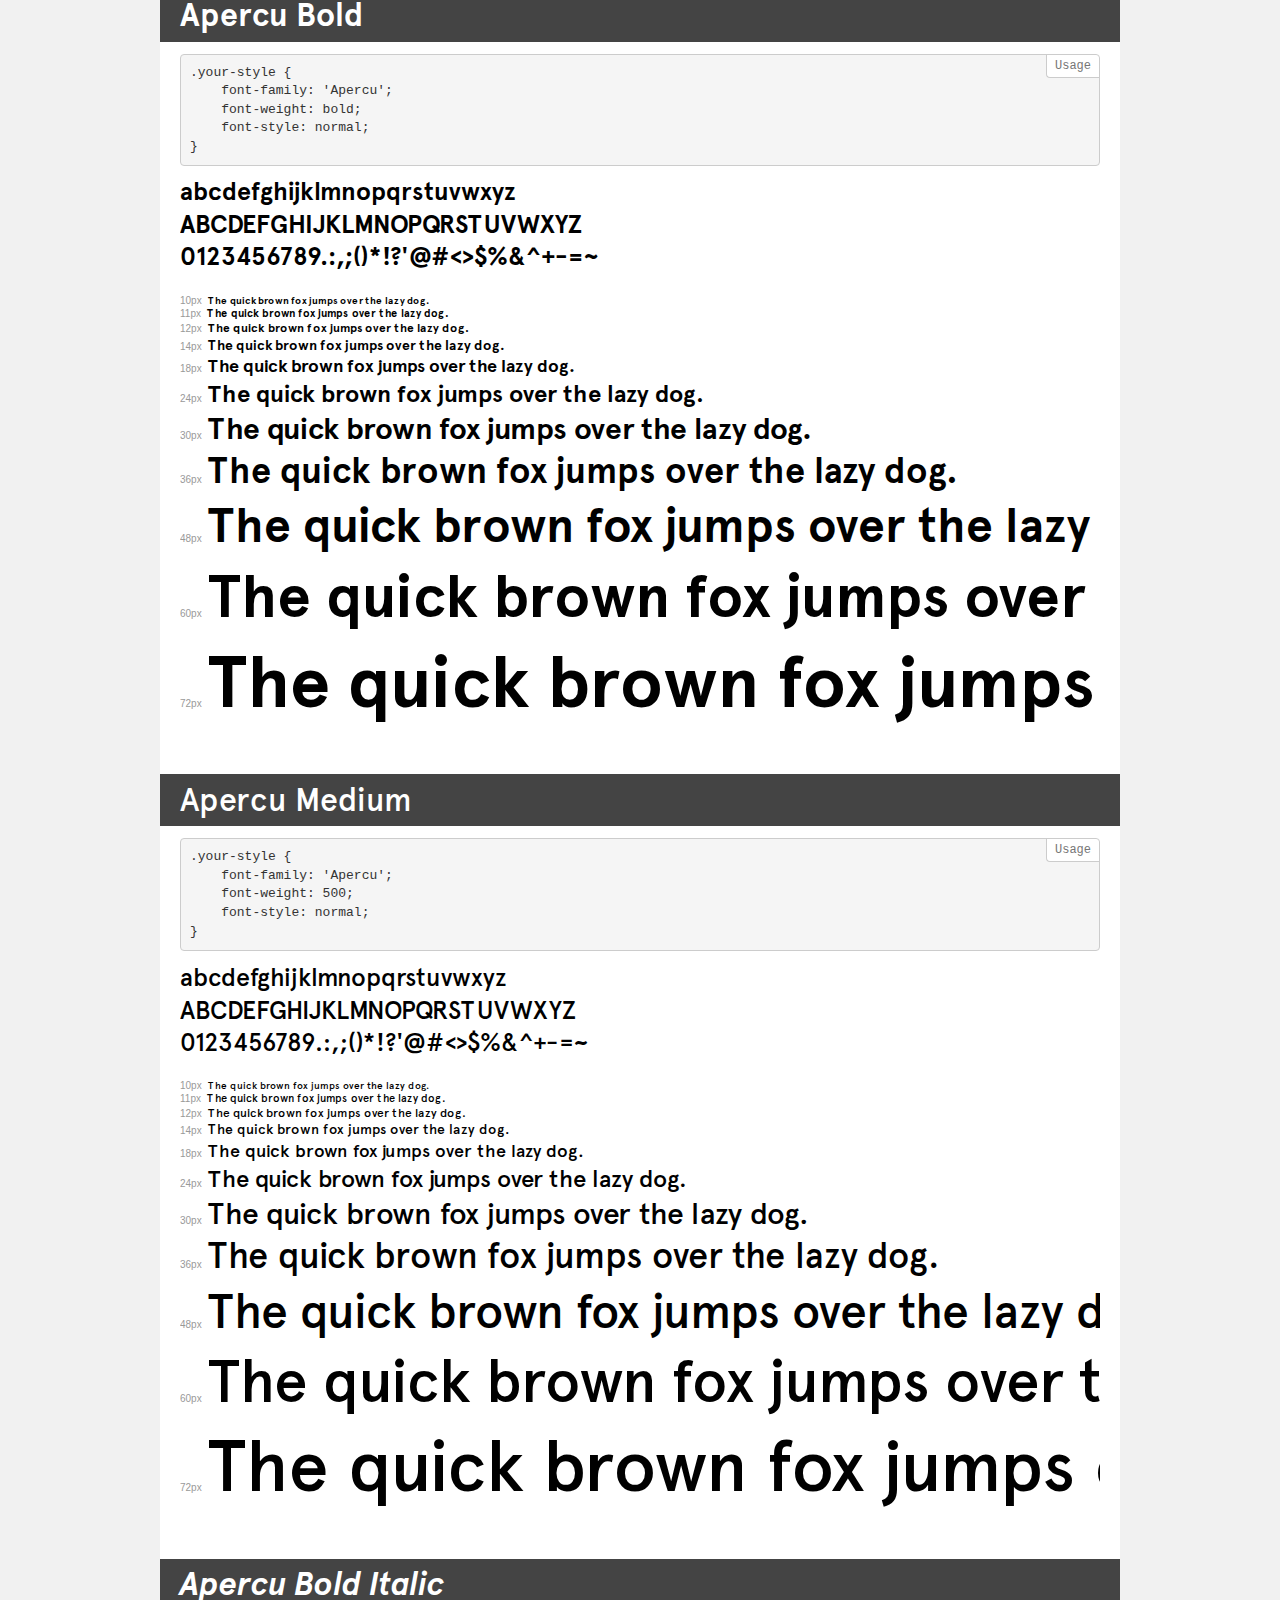
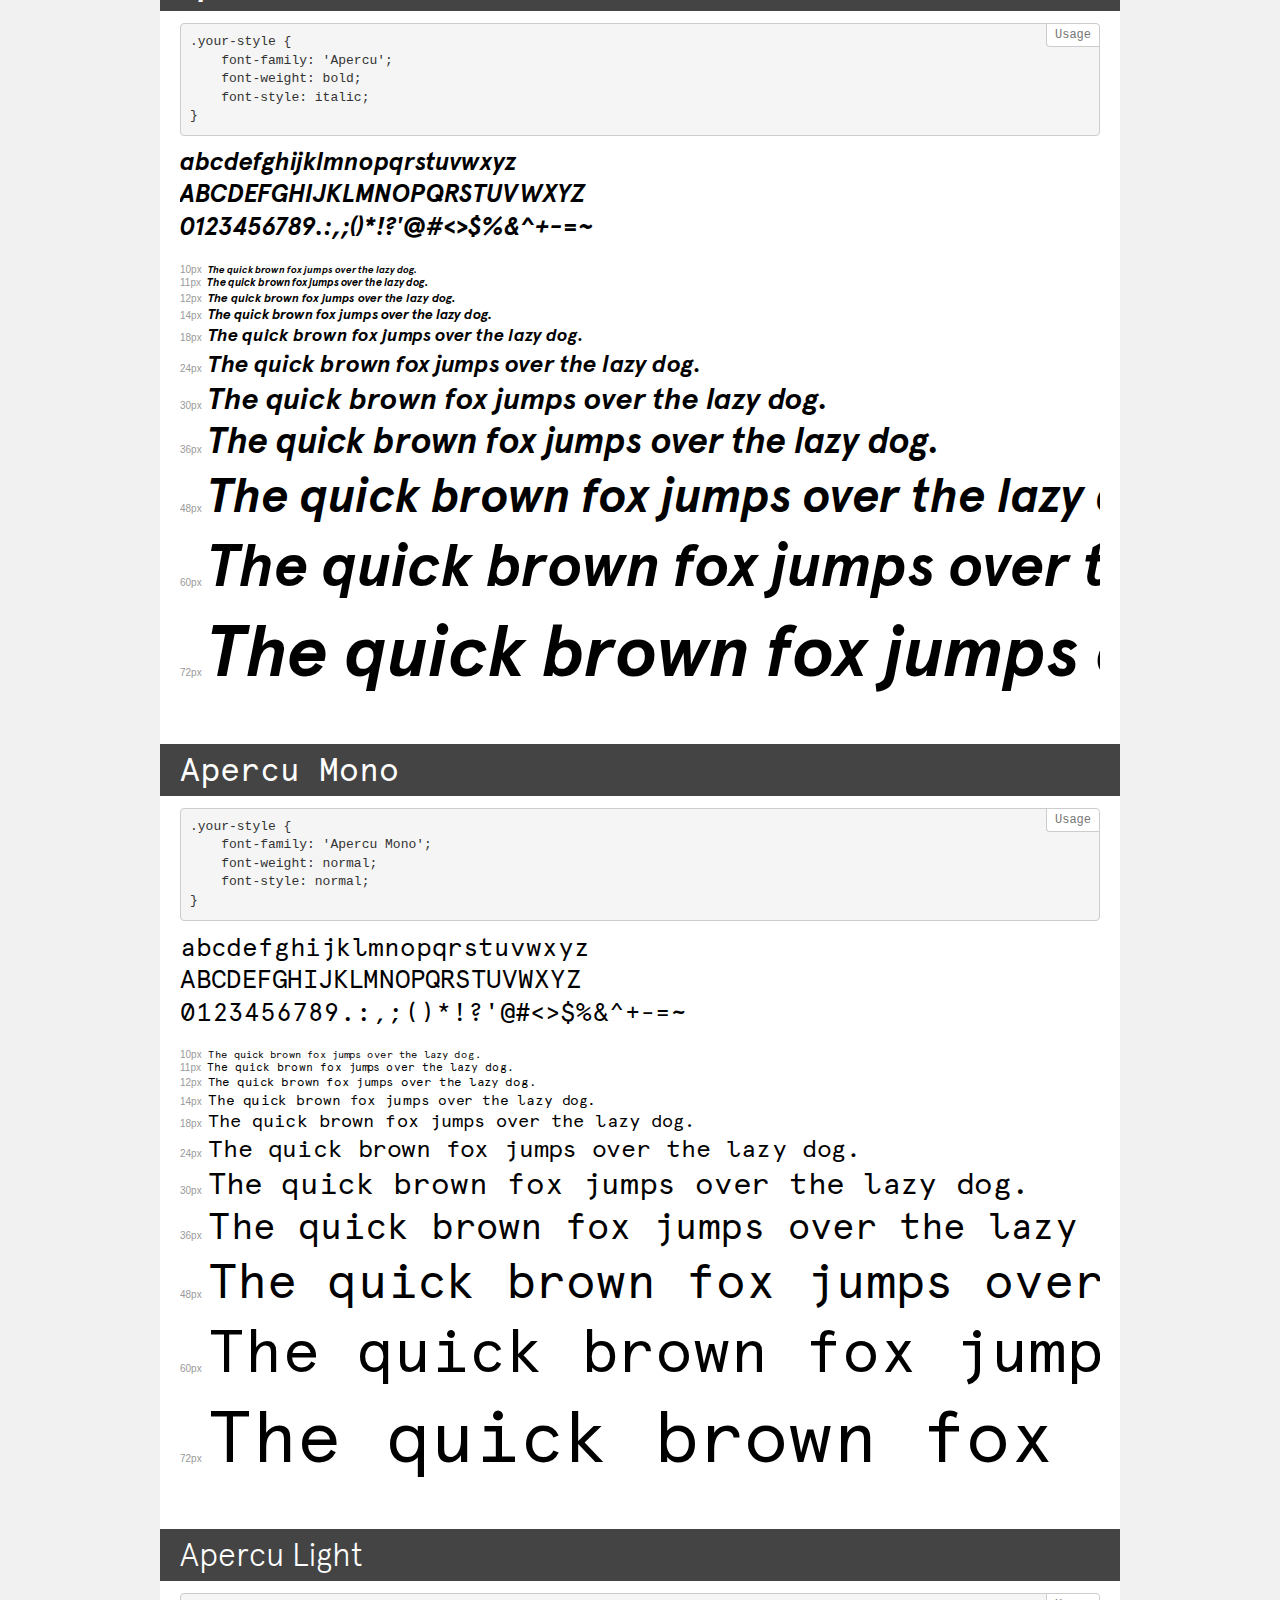
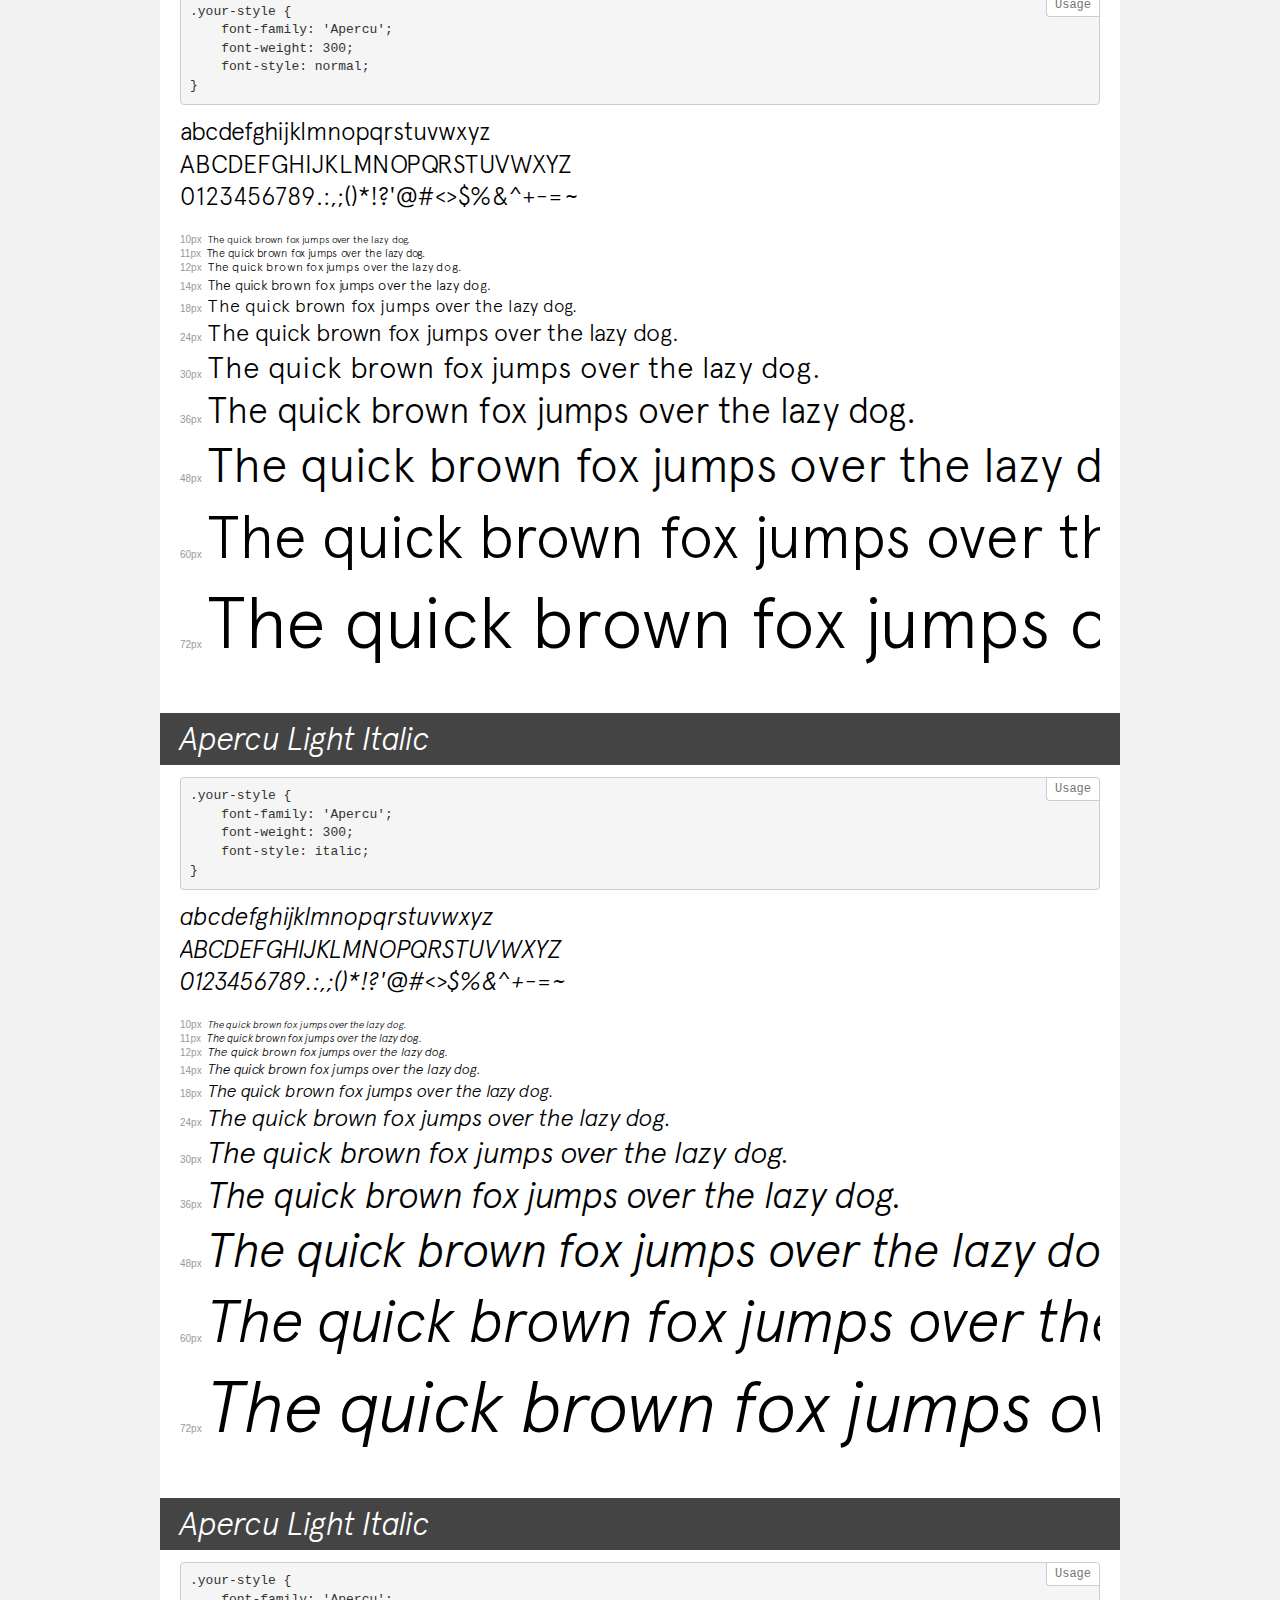
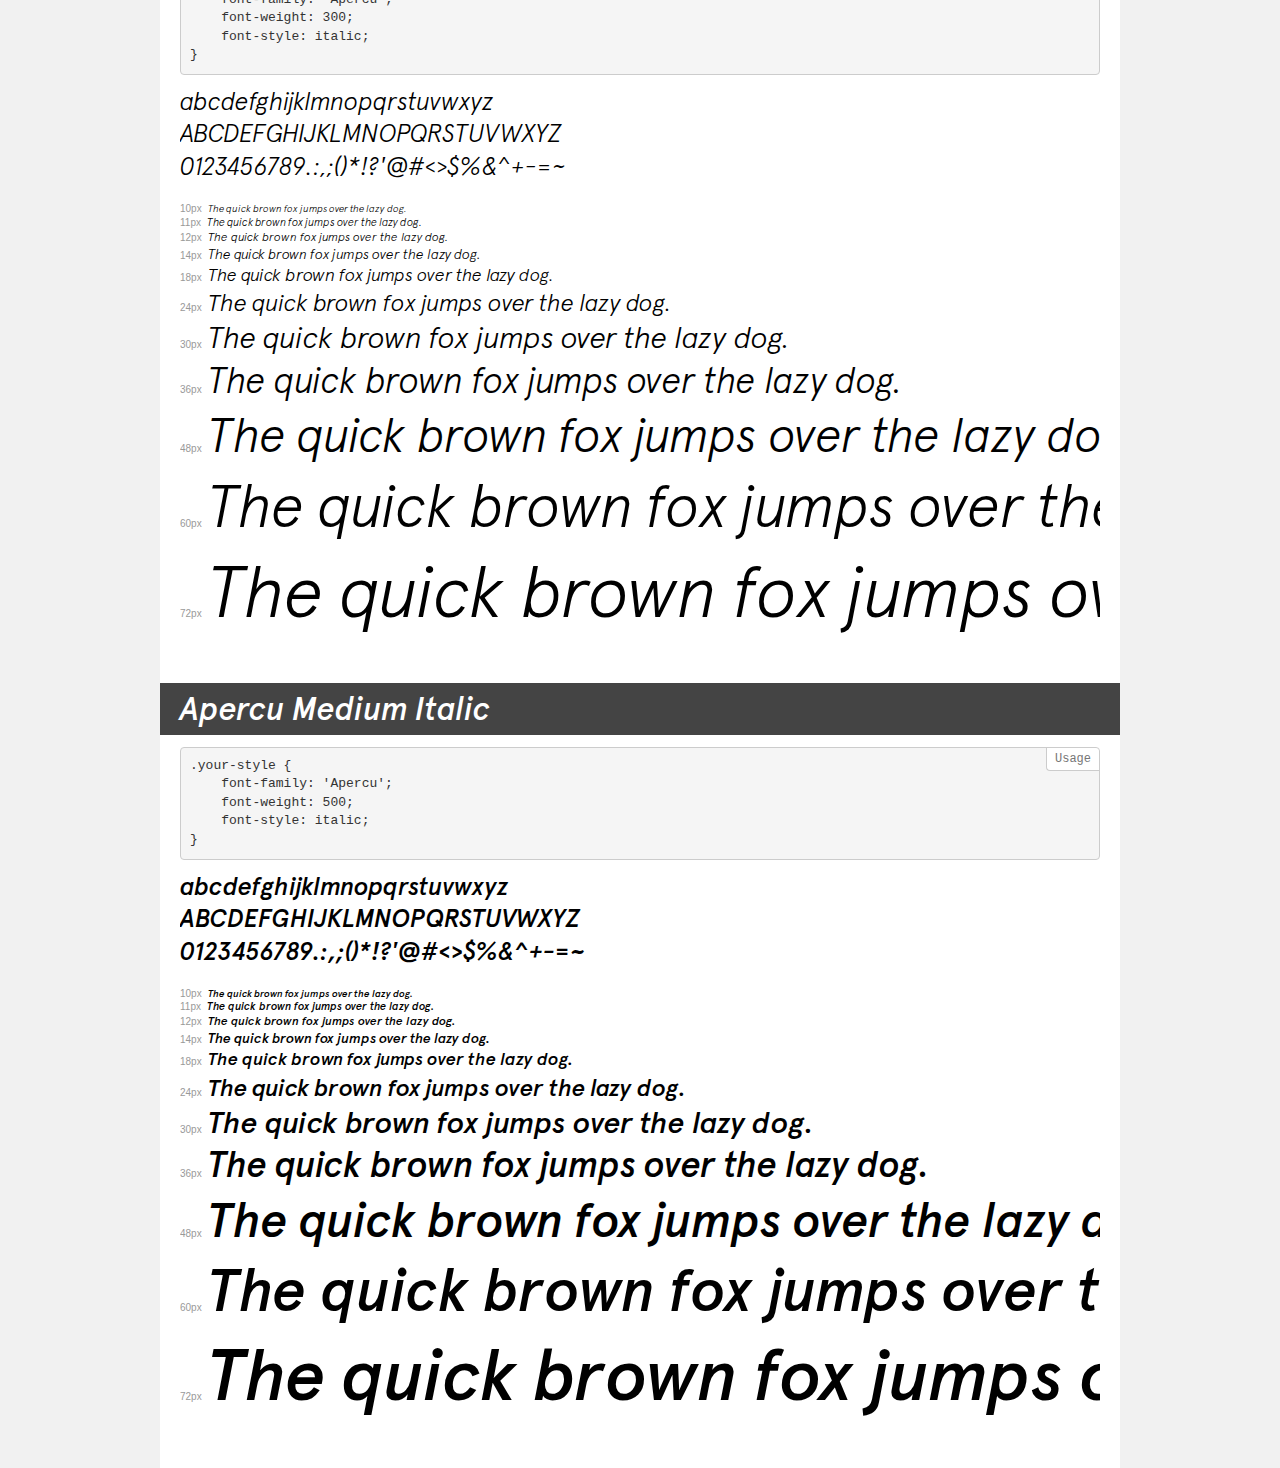
<file: fonts/apercu/demo.html>
<!DOCTYPE html>
<html>
<head>
    <meta charset="utf-8">
    <meta http-equiv="X-UA-Compatible" content="IE=edge">
    <meta name="viewport" content="width=device-width, initial-scale=1">
    <meta name="robots" content="noindex, noarchive">
    <meta name="format-detection" content="telephone=no">
    <title>Transfonter demo</title>
    <link href="stylesheet.css" rel="stylesheet">
    <style>
        /*
        http://meyerweb.com/eric/tools/css/reset/
        v2.0 | 20110126
        License: none (public domain)
        */
        html, body, div, span, applet, object, iframe,
        h1, h2, h3, h4, h5, h6, p, blockquote, pre,
        a, abbr, acronym, address, big, cite, code,
        del, dfn, em, img, ins, kbd, q, s, samp,
        small, strike, strong, sub, sup, tt, var,
        b, u, i, center,
        dl, dt, dd, ol, ul, li,
        fieldset, form, label, legend,
        table, caption, tbody, tfoot, thead, tr, th, td,
        article, aside, canvas, details, embed,
        figure, figcaption, footer, header, hgroup,
        menu, nav, output, ruby, section, summary,
        time, mark, audio, video {
            margin: 0;
            padding: 0;
            border: 0;
            font-size: 100%;
            font: inherit;
            vertical-align: baseline;
        }
        /* HTML5 display-role reset for older browsers */
        article, aside, details, figcaption, figure,
        footer, header, hgroup, menu, nav, section {
            display: block;
        }
        body {
            line-height: 1;
        }
        ol, ul {
            list-style: none;
        }
        blockquote, q {
            quotes: none;
        }
        blockquote:before, blockquote:after,
        q:before, q:after {
            content: '';
            content: none;
        }
        table {
            border-collapse: collapse;
            border-spacing: 0;
        }
        /* common styles */
        body {
            background: #f1f1f1;
            color: #000;
        }
        .page {
            background: #fff;
            width: 920px;
            margin: 0 auto;
            padding: 20px 20px 0 20px;
            overflow: hidden;
        }
        .font-container {
            overflow-x: auto;
            overflow-y: hidden;
            margin-bottom: 40px;
            line-height: 1.3;
            white-space: nowrap;
            padding-bottom: 5px;
        }
        h1 {
            position: relative;
            background: #444;
            font-size: 32px;
            color: #fff;
            padding: 10px 20px;
            margin: 0 -20px 12px -20px;
        }
        .letters {
            font-size: 25px;
            margin-bottom: 20px;
        }
        .s10:before {
            content: '10px';
        }
        .s11:before {
            content: '11px';
        }
        .s12:before {
            content: '12px';
        }
        .s14:before {
            content: '14px';
        }
        .s18:before {
            content: '18px';
        }
        .s24:before {
            content: '24px';
        }
        .s30:before {
            content: '30px';
        }
        .s36:before {
            content: '36px';
        }
        .s48:before {
            content: '48px';
        }
        .s60:before {
            content: '60px';
        }
        .s72:before {
            content: '72px';
        }
        .s10:before, .s11:before, .s12:before, .s14:before,
        .s18:before, .s24:before, .s30:before, .s36:before,
        .s48:before, .s60:before, .s72:before {
            font-family: Arial, sans-serif;
            font-size: 10px;
            font-weight: normal;
            font-style: normal;
            color: #999;
            padding-right: 6px;
        }
        pre {
            display: block;
            position: relative;
            padding: 9px;
            margin: 0 0 10px;
            font-family: Monaco, Menlo, Consolas, "Courier New", monospace !important;
            font-size: 13px;
            line-height: 1.428571429;
            color: #333;
            font-weight: normal !important;
            font-style: normal !important;
            background-color: #f5f5f5;
            border: 1px solid #ccc;
            overflow-x: auto;
            border-radius: 4px;
        }
        pre:after {
            display: block;
            position: absolute;
            right: 0;
            top: 0;
            content: 'Usage';
            line-height: 1;
            padding: 5px 8px;
            font-size: 12px;
            color: #767676;
            background-color: #fff;
            border: 1px solid #ccc;
            border-right: none;
            border-top: none;
            border-radius: 0 4px 0 4px;
            z-index: 10;
        }
        /* responsive */
        @media (max-width: 959px) {
            .page {
                width: auto;
                margin: 0;
            }
        }
    </style>
</head>
<body>
<div class="page">
    <div class="demo" style="font-family: 'Apercu'; font-weight: normal; font-style: normal;">
        <h1>Apercu Regular</h1>
        <pre>.your-style {
    font-family: 'Apercu';
    font-weight: normal;
    font-style: normal;
}</pre>
        <div class="font-container">
            <p class="letters">
                abcdefghijklmnopqrstuvwxyz<br>
ABCDEFGHIJKLMNOPQRSTUVWXYZ<br>
                0123456789.:,;()*!?'@#<>$%&^+-=~
            </p>
            <p class="s10" style="font-size: 10px;">The quick brown fox jumps over the lazy dog.</p>
            <p class="s11" style="font-size: 11px;">The quick brown fox jumps over the lazy dog.</p>
            <p class="s12" style="font-size: 12px;">The quick brown fox jumps over the lazy dog.</p>
            <p class="s14" style="font-size: 14px;">The quick brown fox jumps over the lazy dog.</p>
            <p class="s18" style="font-size: 18px;">The quick brown fox jumps over the lazy dog.</p>
            <p class="s24" style="font-size: 24px;">The quick brown fox jumps over the lazy dog.</p>
            <p class="s30" style="font-size: 30px;">The quick brown fox jumps over the lazy dog.</p>
            <p class="s36" style="font-size: 36px;">The quick brown fox jumps over the lazy dog.</p>
            <p class="s48" style="font-size: 48px;">The quick brown fox jumps over the lazy dog.</p>
            <p class="s60" style="font-size: 60px;">The quick brown fox jumps over the lazy dog.</p>
            <p class="s72" style="font-size: 72px;">The quick brown fox jumps over the lazy dog.</p>
        </div>
    </div>
    <div class="demo" style="font-family: 'Apercu'; font-weight: normal; font-style: italic;">
        <h1>Apercu Italic</h1>
        <pre>.your-style {
    font-family: 'Apercu';
    font-weight: normal;
    font-style: italic;
}</pre>
        <div class="font-container">
            <p class="letters">
                abcdefghijklmnopqrstuvwxyz<br>
ABCDEFGHIJKLMNOPQRSTUVWXYZ<br>
                0123456789.:,;()*!?'@#<>$%&^+-=~
            </p>
            <p class="s10" style="font-size: 10px;">The quick brown fox jumps over the lazy dog.</p>
            <p class="s11" style="font-size: 11px;">The quick brown fox jumps over the lazy dog.</p>
            <p class="s12" style="font-size: 12px;">The quick brown fox jumps over the lazy dog.</p>
            <p class="s14" style="font-size: 14px;">The quick brown fox jumps over the lazy dog.</p>
            <p class="s18" style="font-size: 18px;">The quick brown fox jumps over the lazy dog.</p>
            <p class="s24" style="font-size: 24px;">The quick brown fox jumps over the lazy dog.</p>
            <p class="s30" style="font-size: 30px;">The quick brown fox jumps over the lazy dog.</p>
            <p class="s36" style="font-size: 36px;">The quick brown fox jumps over the lazy dog.</p>
            <p class="s48" style="font-size: 48px;">The quick brown fox jumps over the lazy dog.</p>
            <p class="s60" style="font-size: 60px;">The quick brown fox jumps over the lazy dog.</p>
            <p class="s72" style="font-size: 72px;">The quick brown fox jumps over the lazy dog.</p>
        </div>
    </div>
    <div class="demo" style="font-family: 'Apercu'; font-weight: bold; font-style: normal;">
        <h1>Apercu Bold</h1>
        <pre>.your-style {
    font-family: 'Apercu';
    font-weight: bold;
    font-style: normal;
}</pre>
        <div class="font-container">
            <p class="letters">
                abcdefghijklmnopqrstuvwxyz<br>
ABCDEFGHIJKLMNOPQRSTUVWXYZ<br>
                0123456789.:,;()*!?'@#<>$%&^+-=~
            </p>
            <p class="s10" style="font-size: 10px;">The quick brown fox jumps over the lazy dog.</p>
            <p class="s11" style="font-size: 11px;">The quick brown fox jumps over the lazy dog.</p>
            <p class="s12" style="font-size: 12px;">The quick brown fox jumps over the lazy dog.</p>
            <p class="s14" style="font-size: 14px;">The quick brown fox jumps over the lazy dog.</p>
            <p class="s18" style="font-size: 18px;">The quick brown fox jumps over the lazy dog.</p>
            <p class="s24" style="font-size: 24px;">The quick brown fox jumps over the lazy dog.</p>
            <p class="s30" style="font-size: 30px;">The quick brown fox jumps over the lazy dog.</p>
            <p class="s36" style="font-size: 36px;">The quick brown fox jumps over the lazy dog.</p>
            <p class="s48" style="font-size: 48px;">The quick brown fox jumps over the lazy dog.</p>
            <p class="s60" style="font-size: 60px;">The quick brown fox jumps over the lazy dog.</p>
            <p class="s72" style="font-size: 72px;">The quick brown fox jumps over the lazy dog.</p>
        </div>
    </div>
    <div class="demo" style="font-family: 'Apercu'; font-weight: 500; font-style: normal;">
        <h1>Apercu Medium</h1>
        <pre>.your-style {
    font-family: 'Apercu';
    font-weight: 500;
    font-style: normal;
}</pre>
        <div class="font-container">
            <p class="letters">
                abcdefghijklmnopqrstuvwxyz<br>
ABCDEFGHIJKLMNOPQRSTUVWXYZ<br>
                0123456789.:,;()*!?'@#<>$%&^+-=~
            </p>
            <p class="s10" style="font-size: 10px;">The quick brown fox jumps over the lazy dog.</p>
            <p class="s11" style="font-size: 11px;">The quick brown fox jumps over the lazy dog.</p>
            <p class="s12" style="font-size: 12px;">The quick brown fox jumps over the lazy dog.</p>
            <p class="s14" style="font-size: 14px;">The quick brown fox jumps over the lazy dog.</p>
            <p class="s18" style="font-size: 18px;">The quick brown fox jumps over the lazy dog.</p>
            <p class="s24" style="font-size: 24px;">The quick brown fox jumps over the lazy dog.</p>
            <p class="s30" style="font-size: 30px;">The quick brown fox jumps over the lazy dog.</p>
            <p class="s36" style="font-size: 36px;">The quick brown fox jumps over the lazy dog.</p>
            <p class="s48" style="font-size: 48px;">The quick brown fox jumps over the lazy dog.</p>
            <p class="s60" style="font-size: 60px;">The quick brown fox jumps over the lazy dog.</p>
            <p class="s72" style="font-size: 72px;">The quick brown fox jumps over the lazy dog.</p>
        </div>
    </div>
    <div class="demo" style="font-family: 'Apercu'; font-weight: bold; font-style: italic;">
        <h1>Apercu Bold Italic</h1>
        <pre>.your-style {
    font-family: 'Apercu';
    font-weight: bold;
    font-style: italic;
}</pre>
        <div class="font-container">
            <p class="letters">
                abcdefghijklmnopqrstuvwxyz<br>
ABCDEFGHIJKLMNOPQRSTUVWXYZ<br>
                0123456789.:,;()*!?'@#<>$%&^+-=~
            </p>
            <p class="s10" style="font-size: 10px;">The quick brown fox jumps over the lazy dog.</p>
            <p class="s11" style="font-size: 11px;">The quick brown fox jumps over the lazy dog.</p>
            <p class="s12" style="font-size: 12px;">The quick brown fox jumps over the lazy dog.</p>
            <p class="s14" style="font-size: 14px;">The quick brown fox jumps over the lazy dog.</p>
            <p class="s18" style="font-size: 18px;">The quick brown fox jumps over the lazy dog.</p>
            <p class="s24" style="font-size: 24px;">The quick brown fox jumps over the lazy dog.</p>
            <p class="s30" style="font-size: 30px;">The quick brown fox jumps over the lazy dog.</p>
            <p class="s36" style="font-size: 36px;">The quick brown fox jumps over the lazy dog.</p>
            <p class="s48" style="font-size: 48px;">The quick brown fox jumps over the lazy dog.</p>
            <p class="s60" style="font-size: 60px;">The quick brown fox jumps over the lazy dog.</p>
            <p class="s72" style="font-size: 72px;">The quick brown fox jumps over the lazy dog.</p>
        </div>
    </div>
    <div class="demo" style="font-family: 'Apercu Mono'; font-weight: normal; font-style: normal;">
        <h1>Apercu Mono</h1>
        <pre>.your-style {
    font-family: 'Apercu Mono';
    font-weight: normal;
    font-style: normal;
}</pre>
        <div class="font-container">
            <p class="letters">
                abcdefghijklmnopqrstuvwxyz<br>
ABCDEFGHIJKLMNOPQRSTUVWXYZ<br>
                0123456789.:,;()*!?'@#<>$%&^+-=~
            </p>
            <p class="s10" style="font-size: 10px;">The quick brown fox jumps over the lazy dog.</p>
            <p class="s11" style="font-size: 11px;">The quick brown fox jumps over the lazy dog.</p>
            <p class="s12" style="font-size: 12px;">The quick brown fox jumps over the lazy dog.</p>
            <p class="s14" style="font-size: 14px;">The quick brown fox jumps over the lazy dog.</p>
            <p class="s18" style="font-size: 18px;">The quick brown fox jumps over the lazy dog.</p>
            <p class="s24" style="font-size: 24px;">The quick brown fox jumps over the lazy dog.</p>
            <p class="s30" style="font-size: 30px;">The quick brown fox jumps over the lazy dog.</p>
            <p class="s36" style="font-size: 36px;">The quick brown fox jumps over the lazy dog.</p>
            <p class="s48" style="font-size: 48px;">The quick brown fox jumps over the lazy dog.</p>
            <p class="s60" style="font-size: 60px;">The quick brown fox jumps over the lazy dog.</p>
            <p class="s72" style="font-size: 72px;">The quick brown fox jumps over the lazy dog.</p>
        </div>
    </div>
    <div class="demo" style="font-family: 'Apercu'; font-weight: 300; font-style: normal;">
        <h1>Apercu Light</h1>
        <pre>.your-style {
    font-family: 'Apercu';
    font-weight: 300;
    font-style: normal;
}</pre>
        <div class="font-container">
            <p class="letters">
                abcdefghijklmnopqrstuvwxyz<br>
ABCDEFGHIJKLMNOPQRSTUVWXYZ<br>
                0123456789.:,;()*!?'@#<>$%&^+-=~
            </p>
            <p class="s10" style="font-size: 10px;">The quick brown fox jumps over the lazy dog.</p>
            <p class="s11" style="font-size: 11px;">The quick brown fox jumps over the lazy dog.</p>
            <p class="s12" style="font-size: 12px;">The quick brown fox jumps over the lazy dog.</p>
            <p class="s14" style="font-size: 14px;">The quick brown fox jumps over the lazy dog.</p>
            <p class="s18" style="font-size: 18px;">The quick brown fox jumps over the lazy dog.</p>
            <p class="s24" style="font-size: 24px;">The quick brown fox jumps over the lazy dog.</p>
            <p class="s30" style="font-size: 30px;">The quick brown fox jumps over the lazy dog.</p>
            <p class="s36" style="font-size: 36px;">The quick brown fox jumps over the lazy dog.</p>
            <p class="s48" style="font-size: 48px;">The quick brown fox jumps over the lazy dog.</p>
            <p class="s60" style="font-size: 60px;">The quick brown fox jumps over the lazy dog.</p>
            <p class="s72" style="font-size: 72px;">The quick brown fox jumps over the lazy dog.</p>
        </div>
    </div>
    <div class="demo" style="font-family: 'Apercu'; font-weight: 300; font-style: italic;">
        <h1>Apercu Light Italic</h1>
        <pre>.your-style {
    font-family: 'Apercu';
    font-weight: 300;
    font-style: italic;
}</pre>
        <div class="font-container">
            <p class="letters">
                abcdefghijklmnopqrstuvwxyz<br>
ABCDEFGHIJKLMNOPQRSTUVWXYZ<br>
                0123456789.:,;()*!?'@#<>$%&^+-=~
            </p>
            <p class="s10" style="font-size: 10px;">The quick brown fox jumps over the lazy dog.</p>
            <p class="s11" style="font-size: 11px;">The quick brown fox jumps over the lazy dog.</p>
            <p class="s12" style="font-size: 12px;">The quick brown fox jumps over the lazy dog.</p>
            <p class="s14" style="font-size: 14px;">The quick brown fox jumps over the lazy dog.</p>
            <p class="s18" style="font-size: 18px;">The quick brown fox jumps over the lazy dog.</p>
            <p class="s24" style="font-size: 24px;">The quick brown fox jumps over the lazy dog.</p>
            <p class="s30" style="font-size: 30px;">The quick brown fox jumps over the lazy dog.</p>
            <p class="s36" style="font-size: 36px;">The quick brown fox jumps over the lazy dog.</p>
            <p class="s48" style="font-size: 48px;">The quick brown fox jumps over the lazy dog.</p>
            <p class="s60" style="font-size: 60px;">The quick brown fox jumps over the lazy dog.</p>
            <p class="s72" style="font-size: 72px;">The quick brown fox jumps over the lazy dog.</p>
        </div>
    </div>
    <div class="demo" style="font-family: 'Apercu'; font-weight: 300; font-style: italic;">
        <h1>Apercu Light Italic</h1>
        <pre>.your-style {
    font-family: 'Apercu';
    font-weight: 300;
    font-style: italic;
}</pre>
        <div class="font-container">
            <p class="letters">
                abcdefghijklmnopqrstuvwxyz<br>
ABCDEFGHIJKLMNOPQRSTUVWXYZ<br>
                0123456789.:,;()*!?'@#<>$%&^+-=~
            </p>
            <p class="s10" style="font-size: 10px;">The quick brown fox jumps over the lazy dog.</p>
            <p class="s11" style="font-size: 11px;">The quick brown fox jumps over the lazy dog.</p>
            <p class="s12" style="font-size: 12px;">The quick brown fox jumps over the lazy dog.</p>
            <p class="s14" style="font-size: 14px;">The quick brown fox jumps over the lazy dog.</p>
            <p class="s18" style="font-size: 18px;">The quick brown fox jumps over the lazy dog.</p>
            <p class="s24" style="font-size: 24px;">The quick brown fox jumps over the lazy dog.</p>
            <p class="s30" style="font-size: 30px;">The quick brown fox jumps over the lazy dog.</p>
            <p class="s36" style="font-size: 36px;">The quick brown fox jumps over the lazy dog.</p>
            <p class="s48" style="font-size: 48px;">The quick brown fox jumps over the lazy dog.</p>
            <p class="s60" style="font-size: 60px;">The quick brown fox jumps over the lazy dog.</p>
            <p class="s72" style="font-size: 72px;">The quick brown fox jumps over the lazy dog.</p>
        </div>
    </div>
    <div class="demo" style="font-family: 'Apercu'; font-weight: 500; font-style: italic;">
        <h1>Apercu Medium Italic</h1>
        <pre>.your-style {
    font-family: 'Apercu';
    font-weight: 500;
    font-style: italic;
}</pre>
        <div class="font-container">
            <p class="letters">
                abcdefghijklmnopqrstuvwxyz<br>
ABCDEFGHIJKLMNOPQRSTUVWXYZ<br>
                0123456789.:,;()*!?'@#<>$%&^+-=~
            </p>
            <p class="s10" style="font-size: 10px;">The quick brown fox jumps over the lazy dog.</p>
            <p class="s11" style="font-size: 11px;">The quick brown fox jumps over the lazy dog.</p>
            <p class="s12" style="font-size: 12px;">The quick brown fox jumps over the lazy dog.</p>
            <p class="s14" style="font-size: 14px;">The quick brown fox jumps over the lazy dog.</p>
            <p class="s18" style="font-size: 18px;">The quick brown fox jumps over the lazy dog.</p>
            <p class="s24" style="font-size: 24px;">The quick brown fox jumps over the lazy dog.</p>
            <p class="s30" style="font-size: 30px;">The quick brown fox jumps over the lazy dog.</p>
            <p class="s36" style="font-size: 36px;">The quick brown fox jumps over the lazy dog.</p>
            <p class="s48" style="font-size: 48px;">The quick brown fox jumps over the lazy dog.</p>
            <p class="s60" style="font-size: 60px;">The quick brown fox jumps over the lazy dog.</p>
            <p class="s72" style="font-size: 72px;">The quick brown fox jumps over the lazy dog.</p>
        </div>
    </div>
</div>
</body>
</html>
</file>
<file: css/style.css>
@charset "UTF-8";
@font-face {
  font-family: "icons";
  src: url("../fonts/icons/icons.eot");
  src: url("../fonts/icons/icons.eot?#iefix") format("eot"), url("../fonts/icons/icons.woff") format("woff"), url("../fonts/icons/icons.ttf") format("truetype"), url("../fonts/icons/icons.svg#icons") format("svg");
}

.icon-arrow:before, .icon-bag:before, .icon-burger:before, .icon-check-mark:before, .icon-close:before, .icon-heart:before, .icon-heartactive:before, .icon-minus:before, .icon-plus:before, .icon-search:before, .mobile_nav-label:before, .header-search:before, .header-account-label:before, .header-minicart:before, .header-localization-select-wrapper:before, .footer-signup-input-check:checked ~ .footer-signup-label-check:before, .footer-nav-item:before, .footer-nav-label:before, .recommendations-wishlist:before, .recommendations-wishlist:hover:before {
  font-family: "icons";
  -webkit-font-smoothing: antialiased;
  -moz-osx-font-smoothing: grayscale;
  font-style: normal;
  font-variant: normal;
  font-weight: normal;
  text-decoration: none;
  text-transform: none;
  font-size: 32px;
}

.icon-arrow:before {
  content: "";
}

.icon-bag:before {
  content: "";
}

.icon-burger:before {
  content: "";
}

.icon-check-mark:before {
  content: "";
}

.icon-close:before {
  content: "";
}

.icon-heart:before {
  content: "";
}

.icon-heartactive:before {
  content: "";
}

.icon-minus:before {
  content: "";
}

.icon-plus:before {
  content: "";
}

.icon-search:before {
  content: "";
}

@font-face {
  font-family: 'Apercu';
  src: url("../fonts/apercu/Apercu-Regular.eot");
  src: url("../fonts/apercu/Apercu-Regular.eot?#iefix") format("embedded-opentype"), url("../fonts/apercu/Apercu-Regular.woff2") format("woff2"), url("../fonts/apercu/Apercu-Regular.woff") format("woff"), url("../fonts/apercu/Apercu-Regular.ttf") format("truetype");
  font-weight: normal;
  font-style: normal;
}

@font-face {
  font-family: 'Apercu';
  src: url("../fonts/apercu/Apercu-Italic.eot");
  src: url("../fonts/apercu/Apercu-Italic.eot?#iefix") format("embedded-opentype"), url("../fonts/apercu/Apercu-Italic.woff2") format("woff2"), url("../fonts/apercu/Apercu-Italic.woff") format("woff"), url("../fonts/apercu/Apercu-Italic.ttf") format("truetype");
  font-weight: normal;
  font-style: italic;
}

@font-face {
  font-family: 'Apercu';
  src: url("../fonts/apercu/Apercu-Bold.eot");
  src: url("../fonts/apercu/Apercu-Bold.eot?#iefix") format("embedded-opentype"), url("../fonts/apercu/Apercu-Bold.woff2") format("woff2"), url("../fonts/apercu/Apercu-Bold.woff") format("woff"), url("../fonts/apercu/Apercu-Bold.ttf") format("truetype");
  font-weight: bold;
  font-style: normal;
}

@font-face {
  font-family: 'Apercu';
  src: url("../fonts/apercu/Apercu-Medium.eot");
  src: url("../fonts/apercu/Apercu-Medium.eot?#iefix") format("embedded-opentype"), url("../fonts/apercu/Apercu-Medium.woff2") format("woff2"), url("../fonts/apercu/Apercu-Medium.woff") format("woff"), url("../fonts/apercu/Apercu-Medium.ttf") format("truetype");
  font-weight: 500;
  font-style: normal;
}

@font-face {
  font-family: 'Apercu';
  src: url("../fonts/apercu/Apercu-BoldItalic.eot");
  src: url("../fonts/apercu/Apercu-BoldItalic.eot?#iefix") format("embedded-opentype"), url("../fonts/apercu/Apercu-BoldItalic.woff2") format("woff2"), url("../fonts/apercu/Apercu-BoldItalic.woff") format("woff"), url("../fonts/apercu/Apercu-BoldItalic.ttf") format("truetype");
  font-weight: bold;
  font-style: italic;
}

@font-face {
  font-family: 'Apercu Mono';
  src: url("../fonts/apercu/Apercu-Mono.eot");
  src: url("../fonts/apercu/Apercu-Mono.eot?#iefix") format("embedded-opentype"), url("../fonts/apercu/Apercu-Mono.woff2") format("woff2"), url("../fonts/apercu/Apercu-Mono.woff") format("woff"), url("../fonts/apercu/Apercu-Mono.ttf") format("truetype");
  font-weight: normal;
  font-style: normal;
}

@font-face {
  font-family: 'Apercu';
  src: url("../fonts/apercu/Apercu-Light.eot");
  src: url("../fonts/apercu/Apercu-Light.eot?#iefix") format("embedded-opentype"), url("../fonts/apercu/Apercu-Light.woff2") format("woff2"), url("../fonts/apercu/Apercu-Light.woff") format("woff"), url("../fonts/apercu/Apercu-Light.ttf") format("truetype");
  font-weight: 300;
  font-style: normal;
}

@font-face {
  font-family: 'Apercu';
  src: url("../fonts/apercu/Apercu-LightItalic.eot");
  src: url("../fonts/apercu/Apercu-LightItalic.eot?#iefix") format("embedded-opentype"), url("../fonts/apercu/Apercu-LightItalic.woff2") format("woff2"), url("../fonts/apercu/Apercu-LightItalic.woff") format("woff"), url("../fonts/apercu/Apercu-LightItalic.ttf") format("truetype");
  font-weight: 300;
  font-style: italic;
}

@font-face {
  font-family: 'Apercu';
  src: url("../fonts/apercu/Apercu-LightItalic_1.eot");
  src: url("../fonts/apercu/Apercu-LightItalic_1.eot?#iefix") format("embedded-opentype"), url("../fonts/apercu/Apercu-LightItalic_1.woff2") format("woff2"), url("../fonts/apercu/Apercu-LightItalic_1.woff") format("woff"), url("../fonts/apercu/Apercu-LightItalic_1.ttf") format("truetype");
  font-weight: 300;
  font-style: italic;
}

@font-face {
  font-family: 'Apercu';
  src: url("../fonts/apercu/Apercu-MediumItalic.eot");
  src: url("../fonts/apercu/Apercu-MediumItalic.eot?#iefix") format("embedded-opentype"), url("../fonts/apercu/Apercu-MediumItalic.woff2") format("woff2"), url("../fonts/apercu/Apercu-MediumItalic.woff") format("woff"), url("../fonts/apercu/Apercu-MediumItalic.ttf") format("truetype");
  font-weight: 500;
  font-style: italic;
}

/********************
*********************
CREATING INLINE BLOCK
*********************
********************/
/********************
*********************
SITE WIDTH
*********************
********************/
/********************
*********************
CLEAR FIX 
*********************
********************/
/********************
*********************
ABSOLUTE HORIZONTAL CENTERING 
*********************
********************/
/********************
*********************
ABSOLUTE VERTICAL CENTERING 
*********************
********************/
/********************
*********************
ABSOLUTE CENTERING
*********************
********************/
/********************
*********************
CENTERING IMAGE
*********************
********************/
/********************
*********************
CALCULATING PX IN %
*********************
********************/
/********************
*********************
ADD PADDINGS FOR EXACT SIDE(NEED APPROVE)
*********************
********************/
/********************
*********************
ADD MARGIN EXACT SIDE
*********************
********************/
/********************
*********************
SHORTCUT FOR PSEUDO ELEMENTS
*********************
********************/
/********************
*********************
SHORTCUT FOR TRIANGLES
*********************
********************/
/********************
*********************
SHORTCUT FOR FONTS
*********************
********************/
.primary_button {
  text-transform: uppercase;
  background: #000000;
  color: #ffffff;
  font-size: 13px;
  font-weight: 700;
  line-height: 45px;
  padding: 0 30px;
  text-align: center;
}

.primary_button:hover {
  background: #c4d5e8;
}

.primary_button:disabled {
  background: #f0f0f0;
}

.input_button {
  color: #000000;
  text-transform: uppercase;
  font-size: 13px;
}

.input_button:hover {
  opacity: 0.7;
}

*,
*::before,
*::after {
  box-sizing: border-box;
}

h1,
h2,
h3,
h4,
h5,
h6,
body,
ul,
li,
p {
  margin: 0;
  padding: 0;
}

a {
  text-decoration: none;
  color: #000000;
  display: inline-block;
  cursor: pointer;
}

ul,
li {
  list-style: none;
}

input,
button {
  border: none;
  outline: none;
}

button,
input[type="button"],
input[type="submit"] {
  background: none;
  padding: 0;
}

input[type="radio"],
input[type="checkbox"] {
  -webkit-appearance: none;
  -moz-appearance: none;
  appearance: none;
  position: absolute;
}

select {
  border: none;
  outline: none;
  -webkit-appearance: none;
  -moz-appearance: none;
  appearance: none;
}

body {
  line-height: 1;
  font-size: 0;
}

html {
  font-family: "Apercu", sans-serif;
  font-size: 10px;
}

body {
  font-size: 10px;
  font-family: "Apercu", sans-serif;
  color: #000000;
}

img {
  width: 100%;
  display: block;
}

h1 {
  font-size: 36px;
}

@media (min-width: 320px) and (max-width: 767px) {
  h1 {
    font-size: 24px;
  }
}

h2 {
  font-size: 30px;
}

@media (min-width: 320px) and (max-width: 767px) {
  h2 {
    font-size: 20px;
  }
}

h3 {
  font-size: 24px;
}

@media (min-width: 320px) and (max-width: 767px) {
  h3 {
    font-size: 18px;
  }
}

h4 {
  font-size: 16px;
}

@media (min-width: 320px) and (max-width: 767px) {
  h4 {
    font-size: 14px;
  }
}

h5 {
  font-size: 13px;
  color: #000000;
}

p {
  font-weight: 400;
  font-size: 13px;
}

@media (min-width: 320px) and (max-width: 767px) {
  p {
    font-size: 12px;
  }
}

.main {
  position: relative;
}

/*******************
********************
CREATE BELOW COMMON CLASSES
********************
*******************/
.advertise {
  background: #f0f0f0;
  padding: 10px 20px;
}

.advertise-description {
  text-align: center;
  line-height: 20px;
}

.burger {
  min-height: 50px;
  display: flex;
  align-items: center;
  flex: 1 1 25%;
}

@media (min-width: 1024px) {
  .burger {
    display: none;
  }
}

.burger-toggle {
  width: 15px;
  height: 2px;
  background: #000000;
  position: relative;
  z-index: 40;
}

.burger-toggle::after, .burger-toggle::before {
  content: '';
  width: 15px;
  height: 2px;
  background: #000000;
  position: absolute;
  left: 0;
}

.burger-toggle::after {
  top: 4px;
}

.burger-toggle::before {
  bottom: 4px;
}

.burger-checkbox:checked ~ .header-mobile_menu {
  left: 0;
  display: flex;
  flex-direction: column;
}

.burger-checkbox:checked ~ .burger {
  position: fixed;
  right: 20px;
  top: 0;
  z-index: 20;
}

.burger-checkbox:checked ~ .burger label {
  transform: rotate(45deg);
  transition: all 0.5s ease;
}

.burger-checkbox:checked ~ .burger label::before {
  transform: rotate(270deg);
  bottom: 0;
}

.burger-checkbox:checked ~ .burger label::after {
  display: none;
}

.burger-checkbox:not(:checked) ~ .header-mobile_menu {
  opacity: 0;
}

.logo {
  display: flex;
  flex-direction: column;
  align-items: center;
  flex: 1 1 50%;
}

.logo-link {
  min-height: 50px;
}

.logo-additional_link {
  margin-bottom: 25px;
}

.logo-hide {
  display: none;
}

.mobile_nav {
  padding-bottom: 15px;
  border-bottom: 1px dashed #cccccc;
}

.mobile_nav-wrapper {
  position: relative;
  padding: 20px 0;
}

.mobile_nav-sublist {
  padding: 0 20px;
}

.mobile_nav-sublist-personalization {
  padding: 0 20px;
}

@media (min-width: 768px) and (max-width: 1024px) {
  .mobile_nav-sublist-personalization {
    display: flex;
    justify-content: space-between;
  }
}

.mobile_nav-label {
  display: block;
  line-height: 40px;
  font-size: 13px;
  color: #000000;
  text-transform: capitalize;
  position: relative;
}

.mobile_nav-label:before {
  content: "";
}

.mobile_nav-label::before {
  position: absolute;
  top: 50%;
  margin-top: -20px;
  right: 0;
  color: #000000;
  font-size: 8px;
}

.mobile_nav-link {
  font-size: 13px;
  line-height: 40px;
}

.mobile_nav-subitem {
  position: fixed;
  left: -100%;
  top: 125px;
  background: #ffffff;
  z-index: 60;
  display: none;
  min-height: 100%;
  overflow: scroll;
}

.mobile_nav-subitem-personal {
  margin-bottom: 10px;
}

@media (min-width: 768px) and (max-width: 1024px) {
  .mobile_nav-subitem-personal {
    width: 32%;
  }
}

.mobile_nav-subitem-title {
  background: #f0f0f0;
  text-align: center;
  width: 100%;
  line-height: 20px;
  padding: 10px;
  word-break: break-all;
  text-decoration: underline;
  text-transform: capitalize;
}

@media (min-width: 768px) and (max-width: 1024px) {
  .mobile_nav-subitem-title {
    margin-bottom: 15px;
  }
}

.mobile_nav-subitem-title-word {
  display: block;
  text-decoration: none;
}

.mobile_nav-checkbox:checked ~ .mobile_nav-subitem {
  right: 0;
  left: 0;
  bottom: 0;
  display: block;
}

.mobile_nav-checkbox:checked ~ .mobile_nav-label {
  padding-left: 10px;
  visibility: hidden;
}

.mobile_nav-checkbox:checked ~ .mobile_nav-label::after {
  content: "Back";
  visibility: visible;
  font-weight: 700;
  position: fixed;
  left: 0;
  top: 75px;
  padding-left: 35px;
  width: 100%;
  background: #ffffff;
}

.mobile_nav-checkbox:checked ~ .mobile_nav-label::before {
  visibility: visible;
  transform: rotate(180deg);
  right: 100%;
  font-size: 8px;
  z-index: 70;
  position: fixed;
  left: 20px;
  top: 75px;
  margin-top: 0;
}

.mobile_nav-image-wrapper {
  margin: 0 -20px;
}

@media (min-width: 768px) and (max-width: 1024px) {
  .mobile_nav-image-wrapper {
    margin: 0;
  }
}

.mobile_nav-info {
  padding: 20px 0;
}

.mobile_nav-subtitle {
  font-size: 18px;
  font-weight: 700;
  line-height: 20px;
  margin-bottom: 20px;
  text-transform: capitalize;
}

.mobile_nav-sublink {
  font-size: 13px;
  font-weight: 700;
  text-transform: uppercase;
  position: relative;
}

.mobile_nav-sublink::after {
  content: '';
  position: absolute;
  width: 100%;
  left: 0;
  bottom: -5px;
  background: #c4d5e8;
  height: 2px;
}

.mobile_nav-sublink:hover::after {
  background: #0b2171;
}

.nav {
  display: none;
}

@media (min-width: 1024px) {
  .nav {
    display: flex;
  }
}

@media (min-width: 1024px) {
  .nav-container_list {
    display: flex;
    justify-content: center;
    flex-basis: 100%;
  }
}

.nav-list {
  background: #ffffff;
  padding-bottom: 45px;
}

@media (min-width: 1024px) {
  .nav-list {
    width: 100%;
    max-width: 984px;
    margin: 0 auto;
    display: none;
    justify-content: space-between;
  }
}

@media (min-width: 1440px) {
  .nav-list {
    width: 100%;
    max-width: 1315px;
    margin: 0 auto;
  }
}

.nav-list-wrapper {
  display: none;
  position: absolute;
  top: 100%;
  left: 0;
  right: 0;
}

.nav-list-wrapper::before {
  content: '';
  position: absolute;
  top: 100%;
  left: 0;
  right: 0;
  height: 100vh;
  background: rgba(0, 0, 0, 0.4);
  pointer-events: none;
}

@media (min-width: 1024px) {
  .nav-item {
    width: 17%;
  }
}

@media (min-width: 1024px) {
  .nav-item-title {
    text-transform: uppercase;
    margin-bottom: 20px;
  }
}

@media (min-width: 1024px) {
  .nav-item-subitem + .nav-item-subitem {
    margin-top: 20px;
  }
}

.nav-item-sublink {
  font-size: 13px;
  position: relative;
}

.nav-item-sublink:hover::after {
  content: '';
  position: absolute;
  width: 100%;
  left: 0;
  bottom: -1px;
  background: #bfbfbf;
  height: 1px;
  box-shadow: 0px 1px 0px 0px #7f7f7f;
}

.nav-item-all_link {
  font-weight: 700;
}

.nav-item-banner {
  display: none;
  width: 31%;
  position: relative;
}

@media (min-width: 1440px) {
  .nav-item-banner {
    display: block;
  }
}

@media (min-width: 1440px) {
  .nav-item-info {
    position: absolute;
    top: 50%;
    left: 50%;
    transform: translate(-50%, -50%);
  }
}

@media (min-width: 1440px) {
  .nav-item-info-title {
    font-size: 24px;
    color: #ffffff;
    margin-bottom: 15px;
  }
}

@media (min-width: 1440px) {
  .nav-item-info-description {
    font-size: 13px;
    text-transform: uppercase;
    color: #ffffff;
  }
}

.nav-item-image {
  -webkit-filter: brightness(70%);
  filter: brightness(70%);
}

@media (min-width: 1024px) {
  .nav-container_item {
    padding: 0 20px 35px;
  }
  .nav-container_item:hover .nav-list {
    display: flex;
  }
  .nav-container_item:hover .nav-list-wrapper {
    display: block;
    background: white;
  }
  .nav-container_item:hover .nav-gallery-list {
    max-width: 100%;
  }
}

.nav-container_link {
  text-transform: capitalize;
  font-size: 13px;
  font-weight: 400;
  color: #000000;
  position: relative;
}

.nav-container_link:hover::after {
  content: '';
  position: absolute;
  width: 100%;
  left: 0;
  bottom: -5px;
  background: #c4d5e8;
  height: 2px;
}

.nav-gallery {
  width: 33%;
}

.nav-gallery-list {
  padding: 0 10px;
}

.nav-gallery-image-wrapper {
  margin-bottom: 15px;
}

.nav-gallery-title {
  font-size: 20px;
  margin-bottom: 20px;
}

.nav-gallery-link {
  font-size: 13px;
  font-weight: 700;
  text-transform: uppercase;
  position: relative;
  margin-bottom: 20px;
}

.nav-gallery-link::after {
  content: '';
  position: absolute;
  width: 100%;
  left: 0;
  bottom: -5px;
  background: #c4d5e8;
  height: 2px;
}

.nav-gallery-link:hover::after {
  background: #0b2171;
}

.header {
  position: -webkit-sticky;
  position: sticky;
  top: 0;
  background: #ffffff;
  z-index: 20;
}

@media (min-width: 1024px) and (max-width: 1439px) {
  .header-inner {
    width: 100%;
    max-width: 984px;
    margin: 0 auto;
  }
}

@media (min-width: 1440px) {
  .header-inner {
    width: 100%;
    max-width: 1315px;
    margin: 0 auto;
  }
}

.header-main {
  display: flex;
  align-items: flex-end;
  justify-content: space-between;
  padding: 15px 20px 35px;
}

@media (min-width: 1024px) and (max-width: 1439px) {
  .header-main {
    align-items: center;
    padding: 15px 0 35px;
  }
}

.header-actions {
  flex: 1 1 25%;
  display: flex;
  align-items: center;
  justify-content: flex-end;
  min-height: 50px;
}

.header-search {
  display: flex;
  align-items: center;
  margin-right: 15px;
}

.header-search:before {
  content: "";
}

.header-search::before {
  color: #000000;
  font-size: 15px;
}

@media (min-width: 768px) {
  .header-search::before {
    margin-right: 5px;
  }
}

.header-search-text {
  display: none;
}

@media (min-width: 768px) {
  .header-search-text {
    display: inherit;
    font-size: 12px;
    color: #000000;
  }
}

.header-account {
  display: none;
  position: relative;
}

@media (min-width: 1024px) {
  .header-account {
    display: inline-block;
    margin-right: 30px;
  }
  .header-account-input {
    -webkit-appearance: none;
    -moz-appearance: none;
    appearance: none;
    position: absolute;
  }
  .header-account-input:checked ~ .header-account-list {
    display: block;
  }
  .header-account-input:checked ~ .header-account-label::before {
    transform: rotate(270deg);
    color: #0b2171;
  }
  .header-account-label {
    position: relative;
    background-color: #ffffff;
    display: inline-block;
    font-size: 12px;
    z-index: 30;
    cursor: pointer;
  }
  .header-account-label:before {
    content: "";
  }
  .header-account-label:before {
    position: absolute;
    top: 50%;
    left: 100%;
    margin-left: -15px;
    transform: rotate(90deg);
    font-size: 8px;
    margin-top: -4px;
    color: #c4d5e8;
    cursor: pointer;
  }
  .header-account-label::before {
    margin-left: 5px;
  }
  .header-account-list {
    display: none;
    position: absolute;
    top: -20px;
    left: -10px;
    width: 80px;
    padding: 50px 10px 20px;
    border: 1px solid #000000;
    background: #ffffff;
    z-index: 20;
  }
  .header-account-item + .header-account-item {
    margin-top: 15px;
  }
  .header-account-link {
    font-size: 12px;
    color: #000000;
    text-transform: capitalize;
    position: relative;
  }
  .header-account-link::after {
    content: '';
    position: absolute;
    width: 100%;
    left: 0;
    bottom: -2px;
    background: #bfbfbf;
    height: 1px;
  }
  .header-account-link:hover::after {
    display: none;
  }
}

.header-minicart:before {
  content: "";
}

@media (min-width: 768px) {
  .header-minicart {
    display: flex;
    align-items: center;
  }
}

.header-minicart::before {
  color: #000000;
  font-size: 15px;
}

@media (min-width: 768px) {
  .header-minicart::before {
    display: none;
  }
}

.header-minicart-text {
  display: none;
}

@media (min-width: 768px) {
  .header-minicart-text {
    display: inherit;
    font-size: 12px;
    color: #000000;
    margin-right: 5px;
  }
}

.header-minicart-count {
  display: none;
}

@media (min-width: 768px) {
  .header-minicart-count {
    font-size: 14px;
    color: #0b2171;
    line-height: 20px;
    background: #c4d5e8;
    border-radius: 25px;
    width: 20px;
    height: 20px;
    text-align: center;
    display: inline-block;
  }
}

.header-mobile_menu {
  position: fixed;
  left: -100%;
  transition: all 0.5s ease-out;
  top: 0;
  width: 100%;
  height: 100%;
  background: #ffffff;
  padding: 20px;
}

.header-localization {
  display: none;
}

@media (min-width: 1024px) {
  .header-localization {
    display: flex;
    flex: 1 1 25%;
    align-items: center;
  }
}

.header-localization-select {
  padding-right: 10px;
}

.header-localization-select-wrapper {
  position: relative;
  background-color: #ffffff;
  display: inline-block;
  margin-bottom: 20px;
  width: 90px;
  margin-right: 40px;
}

.header-localization-select-wrapper:before {
  content: "";
}

.header-localization-select-wrapper:before {
  position: absolute;
  top: 50%;
  left: 100%;
  margin-left: -15px;
  transform: rotate(90deg);
  font-size: 8px;
  margin-top: -4px;
  color: #c4d5e8;
  cursor: pointer;
}

@media (min-width: 1024px) {
  .header-localization-select-wrapper {
    margin-bottom: 0;
  }
}

.header-localization-service {
  font-size: 12px;
  color: #000000;
}

.header-mobile_account {
  padding: 15px 0;
  border-bottom: 1px dashed #cccccc;
}

.header-mobile_account-link {
  display: block;
  line-height: 40px;
  font-size: 13px;
}

.header-service {
  padding: 15px 0;
}

.header-service-link {
  display: block;
  line-height: 40px;
  font-size: 13px;
}

.footer {
  background: #f0f0f0;
}

@media (min-width: 768px) and (max-width: 1023px) {
  .footer {
    background: none;
  }
}

@media (min-width: 1024px) and (max-width: 1439px) {
  .footer {
    background: none;
  }
}

@media (min-width: 1440px) {
  .footer {
    background: none;
  }
}

.footer-inner {
  display: flex;
  flex-wrap: wrap;
  justify-content: space-between;
}

@media (min-width: 1024px) and (max-width: 1439px) {
  .footer-inner {
    justify-content: center;
  }
}

@media (min-width: 1440px) {
  .footer-inner {
    justify-content: center;
  }
}

.footer-signup {
  order: 1;
  flex-basis: 100%;
  padding: 60px 20px;
  background: #ffffff;
}

@media (min-width: 768px) and (max-width: 1023px) {
  .footer-signup {
    flex-basis: 64.5%;
    padding: 0 0 80px 35px;
  }
}

@media (min-width: 1024px) and (max-width: 1439px) {
  .footer-signup {
    flex: 1 1 66.66667%;
    max-width: 396px;
    padding: 0 0 80px 0;
  }
}

@media (min-width: 1440px) {
  .footer-signup {
    flex: 1 1 66.66667%;
    max-width: 528px;
    padding: 0 0 80px 0;
  }
}

.footer-signup-title {
  text-transform: uppercase;
  margin-bottom: 15px;
  font-size: 14px;
}

.footer-signup-description {
  font-size: 12px;
  line-height: 20px;
  margin-bottom: 25px;
}

.footer-signup-form {
  position: relative;
}

.footer-signup-input {
  font-size: 13px;
  color: #000000;
  border-bottom: 2px solid #c4d5e8;
  padding-bottom: 12px;
  width: 100%;
  padding-right: 60px;
  margin-bottom: 10px;
}

.footer-signup-input::placeholder {
  color: #a3a3a3;
}

.footer-signup-input:hover, .footer-signup-input:focus {
  border-bottom-color: #0b2171;
}

.footer-signup-input:focus ~ .footer-signup-submit,
.footer-signup-input:focus ~ .footer-signup-label-check {
  display: block;
}

.footer-signup-submit {
  display: none;
  position: absolute;
  top: 0;
  right: 0;
  text-transform: uppercase;
  color: #000000;
  font-weight: 700;
}

.footer-signup-invalid_message {
  color: #de0000;
  font-size: 12px;
  display: none;
}

.footer-signup-label-check {
  position: relative;
  display: none;
  padding-left: 25px;
  font-size: 12px;
  line-height: 20px;
  margin-top: 20px;
}

.footer-signup-label-check::before {
  content: "";
  position: absolute;
  top: 0;
  left: 0;
  width: 14px;
  height: 14px;
  border: 2px solid #c4d5e8;
}

.footer-signup-label-check::before {
  top: 2px;
}

.footer-signup-input-check {
  -moz-appearance: none;
  -webkit-appearance: none;
  appearance: none;
  position: absolute;
}

.footer-signup-input-check:checked ~ .footer-signup-label-check:before {
  content: "";
}

.footer-signup-input-check:checked ~ .footer-signup-label-check::before {
  color: #ffffff;
  font-size: 7px;
  line-height: 14px;
  text-align: center;
  border: none;
  z-index: 1;
}

.footer-signup-input-check:checked ~ .footer-signup-label-check::after {
  content: "";
  position: absolute;
  top: 0;
  left: 0;
  width: 14px;
  height: 14px;
  background: #0b2171;
}

.footer-signup-input-check:checked ~ .footer-signup-label-check::after {
  top: 2px;
}

.footer-signup-link {
  display: inline;
  text-decoration: underline;
}

.footer-signup-valid_message {
  font-size: 12px;
  font-weight: 700;
  display: none;
}

.footer-payment {
  order: 3;
  flex-basis: 100%;
  padding: 0 20px;
  margin-bottom: 40px;
}

@media (min-width: 768px) and (max-width: 1023px) {
  .footer-payment {
    order: 2;
    flex-basis: 25.5%;
    padding: 0 35px 0 0;
    margin: 0;
  }
}

@media (min-width: 1024px) and (max-width: 1439px) {
  .footer-payment {
    flex: 1 1 33.3333%;
    max-width: 588px;
    order: 2;
    flex-basis: auto;
    padding: 0;
    margin: 0;
  }
}

@media (min-width: 1440px) {
  .footer-payment {
    flex: 1 1 33.3333%;
    max-width: 784px;
    order: 2;
    flex-basis: auto;
    padding: 0;
    margin: 0;
  }
}

.footer-payment-list {
  display: flex;
  justify-content: space-between;
  align-items: center;
  flex-wrap: wrap;
}

@media (min-width: 1024px) and (max-width: 1439px) {
  .footer-payment-list {
    justify-content: flex-end;
  }
}

@media (min-width: 1440px) {
  .footer-payment-list {
    justify-content: flex-end;
    padding-right: 50px;
  }
}

.footer-payment-item {
  width: 18.75%;
}

@media (min-width: 768px) and (max-width: 1023px) {
  .footer-payment-item {
    width: 50%;
    margin-bottom: 20px;
    text-align: center;
  }
}

@media (min-width: 1024px) and (max-width: 1439px) {
  .footer-payment-item {
    width: auto;
    margin-bottom: 0;
    text-align: center;
  }
  .footer-payment-item + .footer-payment-item {
    margin-left: 20px;
  }
}

@media (min-width: 1440px) {
  .footer-payment-item {
    width: auto;
    margin-bottom: 0;
    text-align: center;
  }
  .footer-payment-item + .footer-payment-item {
    margin-left: 20px;
  }
}

.footer-payment-image {
  max-width: 60px;
  display: inline-block;
}

.footer-nav {
  order: 2;
  flex-basis: 100%;
  padding: 0 20px;
}

@media (min-width: 768px) and (max-width: 1023px) {
  .footer-nav {
    order: 3;
    padding: 0 35px;
    background: #f0f0f0;
  }
}

@media (min-width: 1024px) and (max-width: 1439px) {
  .footer-nav {
    order: 3;
    padding: 0;
    background: #f0f0f0;
  }
}

@media (min-width: 1440px) {
  .footer-nav {
    order: 3;
    padding: 0;
    background: #f0f0f0;
  }
}

.footer-nav-list {
  padding: 60px 0;
}

@media (min-width: 768px) and (max-width: 1023px) {
  .footer-nav-list {
    display: flex;
    justify-content: space-between;
    padding: 55px 0;
  }
}

@media (min-width: 1024px) and (max-width: 1439px) {
  .footer-nav-list {
    width: 100%;
    max-width: 984px;
    margin: 0 auto;
    display: flex;
    justify-content: space-between;
    padding: 60px 0 15px;
  }
}

@media (min-width: 1440px) {
  .footer-nav-list {
    width: 100%;
    max-width: 1315px;
    margin: 0 auto;
    display: flex;
    justify-content: space-between;
    padding: 60px 0 15px;
  }
}

.footer-nav-item {
  position: relative;
}

.footer-nav-item:before {
  content: "";
}

@media (min-width: 768px) and (max-width: 1023px) {
  .footer-nav-item::before {
    display: none;
  }
}

@media (min-width: 1024px) and (max-width: 1439px) {
  .footer-nav-item {
    width: 25%;
  }
  .footer-nav-item::before {
    display: none;
  }
}

@media (min-width: 1440px) {
  .footer-nav-item {
    width: 25%;
  }
  .footer-nav-item::before {
    display: none;
  }
}

.footer-nav-item + .footer-nav-item {
  margin-top: 30px;
}

@media (min-width: 768px) and (max-width: 1023px) {
  .footer-nav-item + .footer-nav-item {
    margin-top: 0;
  }
}

@media (min-width: 1024px) and (max-width: 1439px) {
  .footer-nav-item + .footer-nav-item {
    margin-top: 0;
  }
}

@media (min-width: 1440px) {
  .footer-nav-item + .footer-nav-item {
    margin-top: 0;
  }
}

.footer-nav-item::before {
  font-size: 14px;
  position: absolute;
  top: 0;
  right: 0;
  color: #000000;
}

.footer-nav-label {
  font-weight: 700;
  font-size: 14px;
  text-transform: uppercase;
  color: #000000;
  position: relative;
  display: block;
  border: none;
}

.footer-nav-label:before {
  content: "";
}

@media (min-width: 768px) and (max-width: 1023px) {
  .footer-nav-label::before {
    display: none;
  }
}

@media (min-width: 1024px) and (max-width: 1439px) {
  .footer-nav-label::before {
    display: none;
  }
}

@media (min-width: 1440px) {
  .footer-nav-label::before {
    display: none;
  }
}

.footer-nav-label::before {
  font-size: 14px;
  position: absolute;
  top: 0;
  right: 0;
}

.footer-nav-input {
  display: none;
}

.footer-nav-input:checked ~ .footer-nav-sublist {
  display: block;
}

.footer-nav-input:checked ~ .footer-nav-label::before {
  display: none;
}

.footer-nav-sublist {
  display: none;
  margin-bottom: 40px;
}

@media (min-width: 768px) and (max-width: 1023px) {
  .footer-nav-sublist {
    display: block;
    margin-bottom: 0;
  }
}

@media (min-width: 1024px) and (max-width: 1439px) {
  .footer-nav-sublist {
    display: block;
    margin-bottom: 0;
  }
}

@media (min-width: 1440px) {
  .footer-nav-sublist {
    display: block;
    margin-bottom: 0;
  }
}

.footer-nav-subitem {
  margin-top: 20px;
}

.footer-nav-sublink {
  color: #000000;
}

@media (min-width: 1024px) and (max-width: 1439px) {
  .footer-nav-sublink {
    font-size: 12px;
    color: #000000;
    position: relative;
  }
  .footer-nav-sublink:hover::after {
    content: '';
    position: absolute;
    width: 100%;
    left: 0;
    bottom: -2px;
    background: #3f3f3f;
    height: 1px;
  }
}

@media (min-width: 1440px) {
  .footer-nav-sublink {
    font-size: 12px;
    color: #000000;
    position: relative;
  }
  .footer-nav-sublink:hover::after {
    content: '';
    position: absolute;
    width: 100%;
    left: 0;
    bottom: -2px;
    background: #3f3f3f;
    height: 1px;
  }
}

.footer-copyright {
  order: 4;
  flex-basis: 100%;
  padding: 20px 20px;
}

@media (min-width: 768px) and (max-width: 1023px) {
  .footer-copyright {
    padding: 45px 35px;
    background: #f0f0f0;
  }
}

@media (min-width: 1024px) and (max-width: 1439px) {
  .footer-copyright {
    padding: 60px 0;
    background: #f0f0f0;
  }
}

@media (min-width: 1440px) {
  .footer-copyright {
    padding: 60px 0;
    background: #f0f0f0;
  }
}

@media (min-width: 1024px) and (max-width: 1439px) {
  .footer-copyright-inner {
    width: 100%;
    max-width: 984px;
    margin: 0 auto;
  }
}

@media (min-width: 1440px) {
  .footer-copyright-inner {
    width: 100%;
    max-width: 1315px;
    margin: 0 auto;
  }
}

.footer-copyright-content {
  font-size: 12px;
}

@media (min-width: 1024px) {
  .banner-inner {
    display: flex;
    margin-bottom: 200px;
    position: relative;
  }
}

.banner-image {
  position: absolute;
  top: 0;
  right: 0;
  width: 100%;
}

@media (min-width: 1024px) {
  .banner-image {
    width: 125%;
    right: -18%;
  }
}

.banner-image-wrapper {
  position: relative;
  overflow: hidden;
  margin-bottom: 20px;
}

@media (min-width: 1024px) {
  .banner-image-wrapper {
    width: 67%;
    margin-bottom: 0;
  }
}

.banner-image-wrapper::after {
  content: "";
  display: block;
  padding-bottom: 100%;
}

@media (min-width: 1024px) {
  .banner-image-wrapper::after {
    padding-bottom: 125%;
  }
}

.banner-content {
  padding: 0 20px;
}

@media (min-width: 1024px) {
  .banner-content {
    display: flex;
    justify-content: flex-end;
    flex-basis: 37%;
  }
}

@media (min-width: 1440px) {
  .banner-content {
    justify-content: center;
  }
}

.banner-description {
  margin-bottom: 60px;
}

@media (min-width: 1024px) {
  .banner-description {
    position: absolute;
    left: 51.47%;
    top: 260px;
    width: 300px;
  }
}

@media (min-width: 1440px) {
  .banner-description {
    width: 100%;
  }
}

.banner-title {
  margin-bottom: 25px;
}

.banner-title-refinement {
  display: block;
  margin-bottom: 15px;
}

.banner-title-refinement-description {
  margin-bottom: 60px;
}

@media (min-width: 768px) {
  .banner-title-refinement-description {
    margin-bottom: 80px;
  }
}

@media (min-width: 1024px) {
  .banner-details {
    display: flex;
    align-self: stretch;
    align-items: flex-end;
  }
}

.banner-list {
  text-align: center;
  margin-bottom: 60px;
}

@media (min-width: 768px) {
  .banner-list {
    display: flex;
    flex-direction: column;
    align-items: center;
    margin-bottom: 80px;
  }
}

@media (min-width: 1024px) {
  .banner-list {
    margin-bottom: 0;
    justify-content: center;
  }
}

.banner-item {
  position: relative;
  padding: 0px 25px;
}

@media (min-width: 768px) and (max-width: 1024px) {
  .banner-item {
    width: 270px;
    padding: 0 5px;
  }
}

@media (min-width: 1024px) {
  .banner-item {
    width: 310px;
  }
}

.banner-item-title {
  margin-bottom: 10px;
}

.banner-item + .banner-item {
  margin-top: 60px;
}

.banner-item + .banner-item::after {
  content: '';
  position: absolute;
  bottom: 100%;
  left: 0;
  right: 0;
  height: 1px;
  margin-bottom: 30px;
  background: repeating-linear-gradient(to right, #aaaaaa 0, #aaaaaa 5px, transparent 5px, transparent 7px) top no-repeat;
  background-size: 100% 2px;
}

.banner-text {
  font-size: 13px;
  line-height: 20px;
}

.gender {
  margin-bottom: 60px;
}

@media (min-width: 768px) and (max-width: 1023px) {
  .gender {
    margin-bottom: 80px;
  }
}

@media (min-width: 1024px) {
  .gender {
    margin-bottom: 200px;
  }
}

@media (min-width: 768px) {
  .gender-inner {
    display: flex;
    align-items: center;
    padding: 0 35px;
  }
}

@media (min-width: 1024px) {
  .gender-inner {
    width: 72%;
    margin: 0 auto;
    padding: 0;
  }
}

.gender-content {
  position: absolute;
  bottom: 10px;
  left: 50%;
  width: 68%;
  transform: translateX(-50%);
}

@media (min-width: 768px) and (max-width: 1024px) {
  .gender-content {
    bottom: 40px;
  }
}

@media (min-width: 1440px) {
  .gender-content {
    bottom: 60px;
  }
}

.gender-block {
  position: relative;
}

@media (min-width: 768px) {
  .gender-block {
    width: 50%;
    min-height: 435px;
  }
}

@media (min-width: 1440px) {
  .gender-block {
    min-height: 580px;
  }
}

.gender-block::before {
  content: "";
  position: absolute;
  top: 0;
  left: 0;
  right: 0;
  bottom: 0;
  background: rgba(0, 0, 0, 0.25);
  z-index: -1;
}

.gender-image {
  position: absolute;
  top: 0;
  right: -22%;
  z-index: -2;
  width: 145%;
}

.gender-image-wrapper {
  position: relative;
  overflow: hidden;
}

.gender-image-wrapper::after {
  content: "";
  display: block;
  padding-bottom: 128%;
}

.gender-title {
  color: #ffffff;
  margin-bottom: 20px;
}

.gender-description {
  color: #ffffff;
  font-size: 13px;
  line-height: 19px;
  margin-bottom: 50px;
}

.gender-list {
  display: flex;
  justify-content: space-between;
  flex-wrap: wrap;
}

.gender-item {
  margin-bottom: 20px;
  flex-basis: 50%;
}

.gender-link {
  color: #ffffff;
  font-size: 12px;
}

.recommendations {
  padding: 80px 20px;
}

@media (min-width: 768px) and (max-width: 1023px) {
  .recommendations {
    padding: 80px 35px;
    margin-bottom: 100px;
  }
}

@media (min-width: 1024px) and (max-width: 1439px) {
  .recommendations {
    width: 100%;
    max-width: 984px;
    margin: 0 auto;
    padding: 0;
    margin-bottom: 260px;
    display: flex;
    justify-content: space-between;
    align-items: center;
  }
}

@media (min-width: 1440px) {
  .recommendations {
    width: 100%;
    max-width: 1315px;
    margin: 0 auto;
    padding: 0;
    margin-bottom: 265px;
    display: flex;
    justify-content: space-between;
    align-items: center;
  }
}

.recommendations-text {
  font-size: 12px;
  margin-bottom: 10px;
}

@media (min-width: 768px) and (max-width: 1023px) {
  .recommendations-text {
    font-size: 14px;
    margin-bottom: 25px;
  }
}

@media (min-width: 1024px) and (max-width: 1439px) {
  .recommendations-text {
    margin-bottom: 25px;
  }
}

@media (min-width: 1440px) {
  .recommendations-text {
    margin-bottom: 25px;
  }
}

@media (min-width: 1024px) and (max-width: 1439px) {
  .recommendations-text-wrapper {
    width: 23%;
    padding-top: 60px;
  }
}

@media (min-width: 1440px) {
  .recommendations-text-wrapper {
    width: 17%;
    padding-top: 40px;
  }
}

.recommendations-title {
  font-size: 24px;
  margin-bottom: 40px;
}

@media (min-width: 768px) and (max-width: 1023px) {
  .recommendations-title {
    font-size: 36px;
    margin-bottom: 60px;
  }
}

@media (min-width: 1024px) and (max-width: 1439px) {
  .recommendations-title {
    line-height: 40px;
    font-size: 36px;
    margin-bottom: 0;
  }
}

@media (min-width: 1440px) {
  .recommendations-title {
    line-height: 40px;
    font-size: 36px;
    margin-bottom: 0;
  }
}

.recommendations-list {
  display: flex;
  flex-wrap: wrap;
  margin-bottom: -50px;
}

@media (min-width: 768px) and (max-width: 1023px) {
  .recommendations-list {
    margin-bottom: 0;
  }
}

@media (min-width: 1024px) and (max-width: 1439px) {
  .recommendations-list {
    width: 74.4%;
    margin-bottom: 0;
  }
}

@media (min-width: 1440px) {
  .recommendations-list {
    width: 74.2%;
    margin-bottom: 0;
  }
}

.recommendations-item {
  width: 50%;
  text-align: center;
  margin-bottom: 50px;
}

@media (min-width: 768px) and (max-width: 1023px) {
  .recommendations-item {
    width: 33.3333%;
    margin-bottom: 0;
  }
}

@media (min-width: 1024px) and (max-width: 1439px) {
  .recommendations-item {
    width: 33.3333%;
    margin-bottom: 0;
  }
}

@media (min-width: 1440px) {
  .recommendations-item {
    width: 33.3333%;
    margin-bottom: 0;
  }
}

.recommendations-image {
  position: absolute;
  top: 0;
  left: 0;
}

.recommendations-image-wrapper {
  position: relative;
  margin-bottom: 10px;
  overflow: hidden;
}

.recommendations-image-wrapper::after {
  content: "";
  display: block;
  padding-bottom: 100%;
}

.recommendations-link {
  display: block;
  font-size: 14px;
  font-weight: 700;
  margin-bottom: 20px;
}

@media (min-width: 768px) and (max-width: 1023px) {
  .recommendations-link {
    display: inline-block;
    margin-bottom: 0;
  }
}

@media (min-width: 1024px) and (max-width: 1439px) {
  .recommendations-link {
    display: inline-block;
    margin-bottom: 0;
  }
}

@media (min-width: 1440px) {
  .recommendations-link {
    display: inline-block;
    margin-bottom: 0;
  }
}

.recommendations-wishlist {
  text-align: center;
}

.recommendations-wishlist:before {
  content: "";
}

@media (min-width: 768px) and (max-width: 1023px) {
  .recommendations-wishlist {
    margin-left: 10px;
    vertical-align: middle;
  }
}

@media (min-width: 1024px) and (max-width: 1439px) {
  .recommendations-wishlist {
    margin-left: 10px;
    vertical-align: middle;
  }
}

@media (min-width: 1440px) {
  .recommendations-wishlist {
    margin-left: 10px;
    vertical-align: middle;
  }
}

.recommendations-wishlist::before {
  font-size: 12px;
}

.recommendations-wishlist:hover:before {
  content: "";
}

.recommendations-wishlist:hover::before {
  font-size: 12px;
}

.item-extra {
  display: none;
}

@media (min-width: 320px) and (max-width: 767px) {
  .item-extra {
    display: block;
  }
}

.slot {
  margin-bottom: 80px;
}

@media (min-width: 768px) and (max-width: 1023px) {
  .slot {
    margin-bottom: 75px;
  }
}

@media (min-width: 1024px) and (max-width: 1439px) {
  .slot {
    margin-bottom: 210px;
  }
}

@media (min-width: 1440px) {
  .slot {
    margin-bottom: 210px;
  }
}

.slot-list {
  display: flex;
  flex-wrap: wrap;
}

.slot-item {
  width: 100%;
  position: relative;
  overflow: hidden;
}

@media (min-width: 768px) and (max-width: 1023px) {
  .slot-item {
    width: 33.3333%;
  }
}

@media (min-width: 1024px) and (max-width: 1439px) {
  .slot-item {
    width: 33.3333%;
  }
}

@media (min-width: 1440px) {
  .slot-item {
    width: 33.3333%;
  }
}

.slot-item::after {
  content: "";
  display: block;
  padding-bottom: 77%;
}

.slot-item-image {
  position: absolute;
  top: 0;
  left: 0;
}

.slot-item-link {
  position: absolute;
  top: 50%;
  left: 0;
  right: 0;
  transform: translateY(-50%);
  color: #ffffff;
  text-align: center;
}

.slot-item-text {
  font-size: 12px;
  margin-bottom: 10px;
}

@media (min-width: 1024px) and (max-width: 1439px) {
  .slot-item-text {
    margin-bottom: 20px;
  }
}

@media (min-width: 1440px) {
  .slot-item-text {
    margin-bottom: 20px;
  }
}

.slot-item-title {
  font-size: 18px;
  font-weight: 700;
}

@media (min-width: 1024px) and (max-width: 1439px) {
  .slot-item-title {
    font-size: 24px;
  }
}

@media (min-width: 1440px) {
  .slot-item-title {
    font-size: 24px;
  }
}

.travel {
  margin-bottom: 60px;
  position: relative;
}

@media (min-width: 768px) and (max-width: 1023px) {
  .travel {
    padding: 0 34px;
    margin-bottom: 80px;
  }
}

@media (min-width: 1024px) and (max-width: 1439px) {
  .travel {
    width: 100%;
    max-width: 984px;
    margin: 0 auto;
    padding: 0;
    margin-bottom: 200px;
  }
}

@media (min-width: 1440px) {
  .travel {
    width: 100%;
    max-width: 1315px;
    margin: 0 auto;
    padding: 0;
    margin-bottom: 200px;
  }
}

.travel-image {
  width: 116%;
  position: absolute;
  top: 0;
  left: 0;
}

@media (min-width: 768px) and (max-width: 1023px) {
  .travel-image {
    width: 141%;
    left: -30%;
  }
}

@media (min-width: 1024px) and (max-width: 1439px) {
  .travel-image {
    width: 100%;
    left: 0;
  }
}

@media (min-width: 1440px) {
  .travel-image {
    width: 100%;
    left: 0;
  }
}

.travel-image-wrapper {
  position: relative;
  overflow: hidden;
  margin-bottom: 20px;
}

@media (min-width: 768px) and (max-width: 1023px) {
  .travel-image-wrapper {
    width: 65.7%;
  }
}

@media (min-width: 1024px) and (max-width: 1439px) {
  .travel-image-wrapper {
    width: 65.85%;
  }
}

@media (min-width: 1440px) {
  .travel-image-wrapper {
    width: 65.78%;
  }
}

.travel-image-wrapper::after {
  content: "";
  display: block;
  padding-bottom: 78.125%;
}

@media (min-width: 768px) and (max-width: 1023px) {
  .travel-image-wrapper::after {
    padding-bottom: 94.57%;
  }
}

@media (min-width: 1024px) and (max-width: 1439px) {
  .travel-image-wrapper::after {
    padding-bottom: 67.13%;
  }
}

@media (min-width: 1440px) {
  .travel-image-wrapper::after {
    padding-bottom: 67.05%;
  }
}

.travel-content {
  padding: 0 20px;
}

@media (min-width: 768px) and (max-width: 1023px) {
  .travel-content {
    width: 48.6%;
    padding: 0;
    position: absolute;
    top: 50%;
    right: 0;
    transform: translateY(-50%);
  }
}

@media (min-width: 1024px) and (max-width: 1439px) {
  .travel-content {
    width: 40.244%;
    padding: 0;
    position: absolute;
    top: 50%;
    right: 0;
    transform: translateY(-50%);
  }
}

@media (min-width: 1440px) {
  .travel-content {
    width: 31.56%;
    padding: 0;
    position: absolute;
    top: 50%;
    right: 115px;
    transform: translateY(-50%);
  }
}

.travel-text {
  font-size: 12px;
  margin-bottom: 10px;
}

@media (min-width: 768px) and (max-width: 1023px) {
  .travel-text {
    margin-bottom: 20px;
  }
}

@media (min-width: 1024px) and (max-width: 1439px) {
  .travel-text {
    margin-bottom: 20px;
  }
}

@media (min-width: 1440px) {
  .travel-text {
    margin-bottom: 25px;
  }
}

.travel-title {
  font-size: 24px;
  margin-bottom: 10px;
}

@media (min-width: 768px) and (max-width: 1023px) {
  .travel-title {
    font-size: 36px;
  }
}

@media (min-width: 1024px) and (max-width: 1439px) {
  .travel-title {
    font-size: 36px;
  }
}

@media (min-width: 1440px) {
  .travel-title {
    font-size: 36px;
  }
}

.travel-description {
  font-size: 14px;
  line-height: 22px;
  margin-bottom: 25px;
}

@media (min-width: 768px) and (max-width: 1023px) {
  .travel-description {
    font-size: 18px;
    line-height: 30px;
    margin-bottom: 55px;
  }
}

@media (min-width: 1024px) and (max-width: 1439px) {
  .travel-description {
    font-size: 18px;
    line-height: 30px;
    margin-bottom: 50px;
  }
}

@media (min-width: 1440px) {
  .travel-description {
    font-size: 18px;
    line-height: 30px;
    margin-bottom: 55px;
  }
}

.travel-links_list {
  display: flex;
  flex-wrap: wrap;
  margin-bottom: -15px;
}

.travel-links_item {
  margin-bottom: 15px;
  width: 50%;
}

.travel-link {
  font-size: 12px;
}

@media (min-width: 1024px) and (max-width: 1439px) {
  .travel-link {
    font-size: 12px;
    color: #000000;
    position: relative;
  }
  .travel-link:hover::after {
    content: '';
    position: absolute;
    width: 100%;
    left: 0;
    bottom: -2px;
    background: #3f3f3f;
    height: 1px;
  }
}

@media (min-width: 1440px) {
  .travel-link {
    font-size: 12px;
    color: #000000;
    position: relative;
  }
  .travel-link:hover::after {
    content: '';
    position: absolute;
    width: 100%;
    left: 0;
    bottom: -2px;
    background: #3f3f3f;
    height: 1px;
  }
}

.bag {
  margin-bottom: 60px;
}

@media (min-width: 768px) and (max-width: 1023px) {
  .bag {
    margin-bottom: 80px;
    padding: 0 35px;
    display: flex;
    justify-content: space-between;
    align-items: center;
  }
}

@media (min-width: 1024px) and (max-width: 1439px) {
  .bag {
    width: 100%;
    max-width: 984px;
    margin: 0 auto;
    margin-bottom: 200px;
    padding: 0;
    display: flex;
    justify-content: space-between;
    align-items: center;
    padding-right: 85px;
  }
}

@media (min-width: 1440px) {
  .bag {
    width: 100%;
    max-width: 1315px;
    margin: 0 auto;
    margin-bottom: 200px;
    padding: 0;
    display: flex;
    justify-content: space-between;
    align-items: center;
    padding-right: 115px;
  }
}

.handbag {
  margin-bottom: 50px;
}

@media (min-width: 768px) and (max-width: 1023px) {
  .handbag {
    margin: 0;
    width: 40%;
  }
}

@media (min-width: 1024px) and (max-width: 1439px) {
  .handbag {
    margin: 0;
    width: 34.666%;
  }
}

@media (min-width: 1440px) {
  .handbag {
    margin: 0;
    width: 34.5833%;
  }
}

.handbag-text {
  padding: 0 20px;
  font-size: 12px;
  margin-bottom: 10px;
}

@media (min-width: 768px) and (max-width: 1023px) {
  .handbag-text {
    padding: 0;
  }
}

@media (min-width: 1024px) and (max-width: 1439px) {
  .handbag-text {
    padding: 0;
  }
}

@media (min-width: 1440px) {
  .handbag-text {
    padding: 0;
    margin-bottom: 15px;
  }
}

.handbag-title {
  padding: 0 20px;
  font-size: 24px;
  margin-bottom: 20px;
}

@media (min-width: 768px) and (max-width: 1023px) {
  .handbag-title {
    padding: 0;
  }
}

@media (min-width: 1024px) and (max-width: 1439px) {
  .handbag-title {
    padding: 0;
  }
}

@media (min-width: 1440px) {
  .handbag-title {
    padding: 0;
  }
}

.handbag-image {
  width: 137%;
  position: absolute;
  top: 0;
  left: -25%;
}

@media (min-width: 768px) and (max-width: 1023px) {
  .handbag-image {
    width: 100%;
    left: 0;
  }
}

@media (min-width: 1024px) and (max-width: 1439px) {
  .handbag-image {
    width: 100%;
    left: 0;
  }
}

@media (min-width: 1440px) {
  .handbag-image {
    width: 100%;
    left: 0;
  }
}

.handbag-image-wrapper {
  position: relative;
  overflow: hidden;
  width: 76.56%;
  margin-bottom: 20px;
}

@media (min-width: 768px) and (max-width: 1023px) {
  .handbag-image-wrapper {
    margin-bottom: 15px;
    width: 100%;
  }
}

@media (min-width: 1024px) and (max-width: 1439px) {
  .handbag-image-wrapper {
    margin-bottom: 20px;
    width: 100%;
  }
}

@media (min-width: 1440px) {
  .handbag-image-wrapper {
    margin-bottom: 20px;
    width: 100%;
  }
}

.handbag-image-wrapper::after {
  content: "";
  display: block;
  padding-bottom: 85.7%;
}

@media (min-width: 768px) and (max-width: 1023px) {
  .handbag-image-wrapper::after {
    padding-bottom: 75%;
  }
}

@media (min-width: 1024px) and (max-width: 1439px) {
  .handbag-image-wrapper::after {
    padding-bottom: 67.3%;
  }
}

@media (min-width: 1440px) {
  .handbag-image-wrapper::after {
    padding-bottom: 67.47%;
  }
}

.handbag-link {
  font-size: 13px;
  font-weight: 700;
  text-transform: uppercase;
  position: relative;
  margin-left: 20px;
}

.handbag-link::after {
  content: '';
  position: absolute;
  width: 100%;
  left: 0;
  bottom: -5px;
  background: #c4d5e8;
  height: 2px;
}

.handbag-link:hover::after {
  background: #0b2171;
}

@media (min-width: 768px) and (max-width: 1023px) {
  .handbag-link {
    margin: 0;
  }
}

@media (min-width: 1024px) and (max-width: 1439px) {
  .handbag-link {
    margin: 0;
  }
}

@media (min-width: 1440px) {
  .handbag-link {
    margin: 0;
  }
}

.backpack {
  position: relative;
}

.backpack::after {
  content: '';
  display: table;
  clear: both;
  width: 100%;
}

@media (min-width: 768px) and (max-width: 1023px) {
  .backpack {
    width: 57.14%;
  }
}

@media (min-width: 1024px) and (max-width: 1439px) {
  .backpack {
    width: 62.666%;
  }
}

@media (min-width: 1440px) {
  .backpack {
    width: 62.5%;
  }
}

.backpack-image {
  width: 137%;
  position: absolute;
  top: 0;
  left: -25%;
}

@media (min-width: 768px) and (max-width: 1023px) {
  .backpack-image {
    width: 114%;
    left: 0;
  }
}

@media (min-width: 1024px) and (max-width: 1439px) {
  .backpack-image {
    width: 100%;
    left: 0;
  }
}

@media (min-width: 1440px) {
  .backpack-image {
    width: 100%;
    left: 0;
  }
}

.backpack-image-wrapper {
  float: right;
  position: relative;
  overflow: hidden;
  width: 76.56%;
}

@media (min-width: 768px) and (max-width: 1023px) {
  .backpack-image-wrapper {
    float: none;
    width: 100%;
  }
}

@media (min-width: 1024px) and (max-width: 1439px) {
  .backpack-image-wrapper {
    float: none;
    width: 100%;
  }
}

@media (min-width: 1440px) {
  .backpack-image-wrapper {
    float: none;
    width: 100%;
  }
}

.backpack-image-wrapper::after {
  content: "";
  display: block;
  padding-bottom: 114.3%;
}

@media (min-width: 768px) and (max-width: 1023px) {
  .backpack-image-wrapper::after {
    padding-bottom: 100%;
  }
}

@media (min-width: 1024px) and (max-width: 1439px) {
  .backpack-image-wrapper::after {
    padding-bottom: 100%;
  }
}

@media (min-width: 1440px) {
  .backpack-image-wrapper::after {
    padding-bottom: 100%;
  }
}

.backpack-title {
  position: absolute;
  top: 50%;
  left: 50%;
  transform: translate(-50%, -50%);
  font-size: 24px;
  color: #ffffff;
  font-weight: 700;
}

@media (min-width: 768px) and (max-width: 1023px) {
  .backpack-title {
    font-size: 48px;
  }
}

@media (min-width: 1024px) and (max-width: 1439px) {
  .backpack-title {
    font-size: 48px;
  }
}

@media (min-width: 1440px) {
  .backpack-title {
    font-size: 48px;
  }
}
</file>
<file: fonts/apercu/stylesheet.css>
@font-face {
    font-family: 'Apercu';
    src: url('Apercu-Regular.eot');
    src: url('Apercu-Regular.eot?#iefix') format('embedded-opentype'),
        url('Apercu-Regular.woff2') format('woff2'),
        url('Apercu-Regular.woff') format('woff'),
        url('Apercu-Regular.ttf') format('truetype');
    font-weight: normal;
    font-style: normal;
}

@font-face {
    font-family: 'Apercu';
    src: url('Apercu-Italic.eot');
    src: url('Apercu-Italic.eot?#iefix') format('embedded-opentype'),
        url('Apercu-Italic.woff2') format('woff2'),
        url('Apercu-Italic.woff') format('woff'),
        url('Apercu-Italic.ttf') format('truetype');
    font-weight: normal;
    font-style: italic;
}

@font-face {
    font-family: 'Apercu';
    src: url('Apercu-Bold.eot');
    src: url('Apercu-Bold.eot?#iefix') format('embedded-opentype'),
        url('Apercu-Bold.woff2') format('woff2'),
        url('Apercu-Bold.woff') format('woff'),
        url('Apercu-Bold.ttf') format('truetype');
    font-weight: bold;
    font-style: normal;
}

@font-face {
    font-family: 'Apercu';
    src: url('Apercu-Medium.eot');
    src: url('Apercu-Medium.eot?#iefix') format('embedded-opentype'),
        url('Apercu-Medium.woff2') format('woff2'),
        url('Apercu-Medium.woff') format('woff'),
        url('Apercu-Medium.ttf') format('truetype');
    font-weight: 500;
    font-style: normal;
}

@font-face {
    font-family: 'Apercu';
    src: url('Apercu-BoldItalic.eot');
    src: url('Apercu-BoldItalic.eot?#iefix') format('embedded-opentype'),
        url('Apercu-BoldItalic.woff2') format('woff2'),
        url('Apercu-BoldItalic.woff') format('woff'),
        url('Apercu-BoldItalic.ttf') format('truetype');
    font-weight: bold;
    font-style: italic;
}

@font-face {
    font-family: 'Apercu Mono';
    src: url('Apercu-Mono.eot');
    src: url('Apercu-Mono.eot?#iefix') format('embedded-opentype'),
        url('Apercu-Mono.woff2') format('woff2'),
        url('Apercu-Mono.woff') format('woff'),
        url('Apercu-Mono.ttf') format('truetype');
    font-weight: normal;
    font-style: normal;
}

@font-face {
    font-family: 'Apercu';
    src: url('Apercu-Light.eot');
    src: url('Apercu-Light.eot?#iefix') format('embedded-opentype'),
        url('Apercu-Light.woff2') format('woff2'),
        url('Apercu-Light.woff') format('woff'),
        url('Apercu-Light.ttf') format('truetype');
    font-weight: 300;
    font-style: normal;
}

@font-face {
    font-family: 'Apercu';
    src: url('Apercu-LightItalic.eot');
    src: url('Apercu-LightItalic.eot?#iefix') format('embedded-opentype'),
        url('Apercu-LightItalic.woff2') format('woff2'),
        url('Apercu-LightItalic.woff') format('woff'),
        url('Apercu-LightItalic.ttf') format('truetype');
    font-weight: 300;
    font-style: italic;
}

@font-face {
    font-family: 'Apercu';
    src: url('Apercu-LightItalic_1.eot');
    src: url('Apercu-LightItalic_1.eot?#iefix') format('embedded-opentype'),
        url('Apercu-LightItalic_1.woff2') format('woff2'),
        url('Apercu-LightItalic_1.woff') format('woff'),
        url('Apercu-LightItalic_1.ttf') format('truetype');
    font-weight: 300;
    font-style: italic;
}

@font-face {
    font-family: 'Apercu';
    src: url('Apercu-MediumItalic.eot');
    src: url('Apercu-MediumItalic.eot?#iefix') format('embedded-opentype'),
        url('Apercu-MediumItalic.woff2') format('woff2'),
        url('Apercu-MediumItalic.woff') format('woff'),
        url('Apercu-MediumItalic.ttf') format('truetype');
    font-weight: 500;
    font-style: italic;
}
</file>
